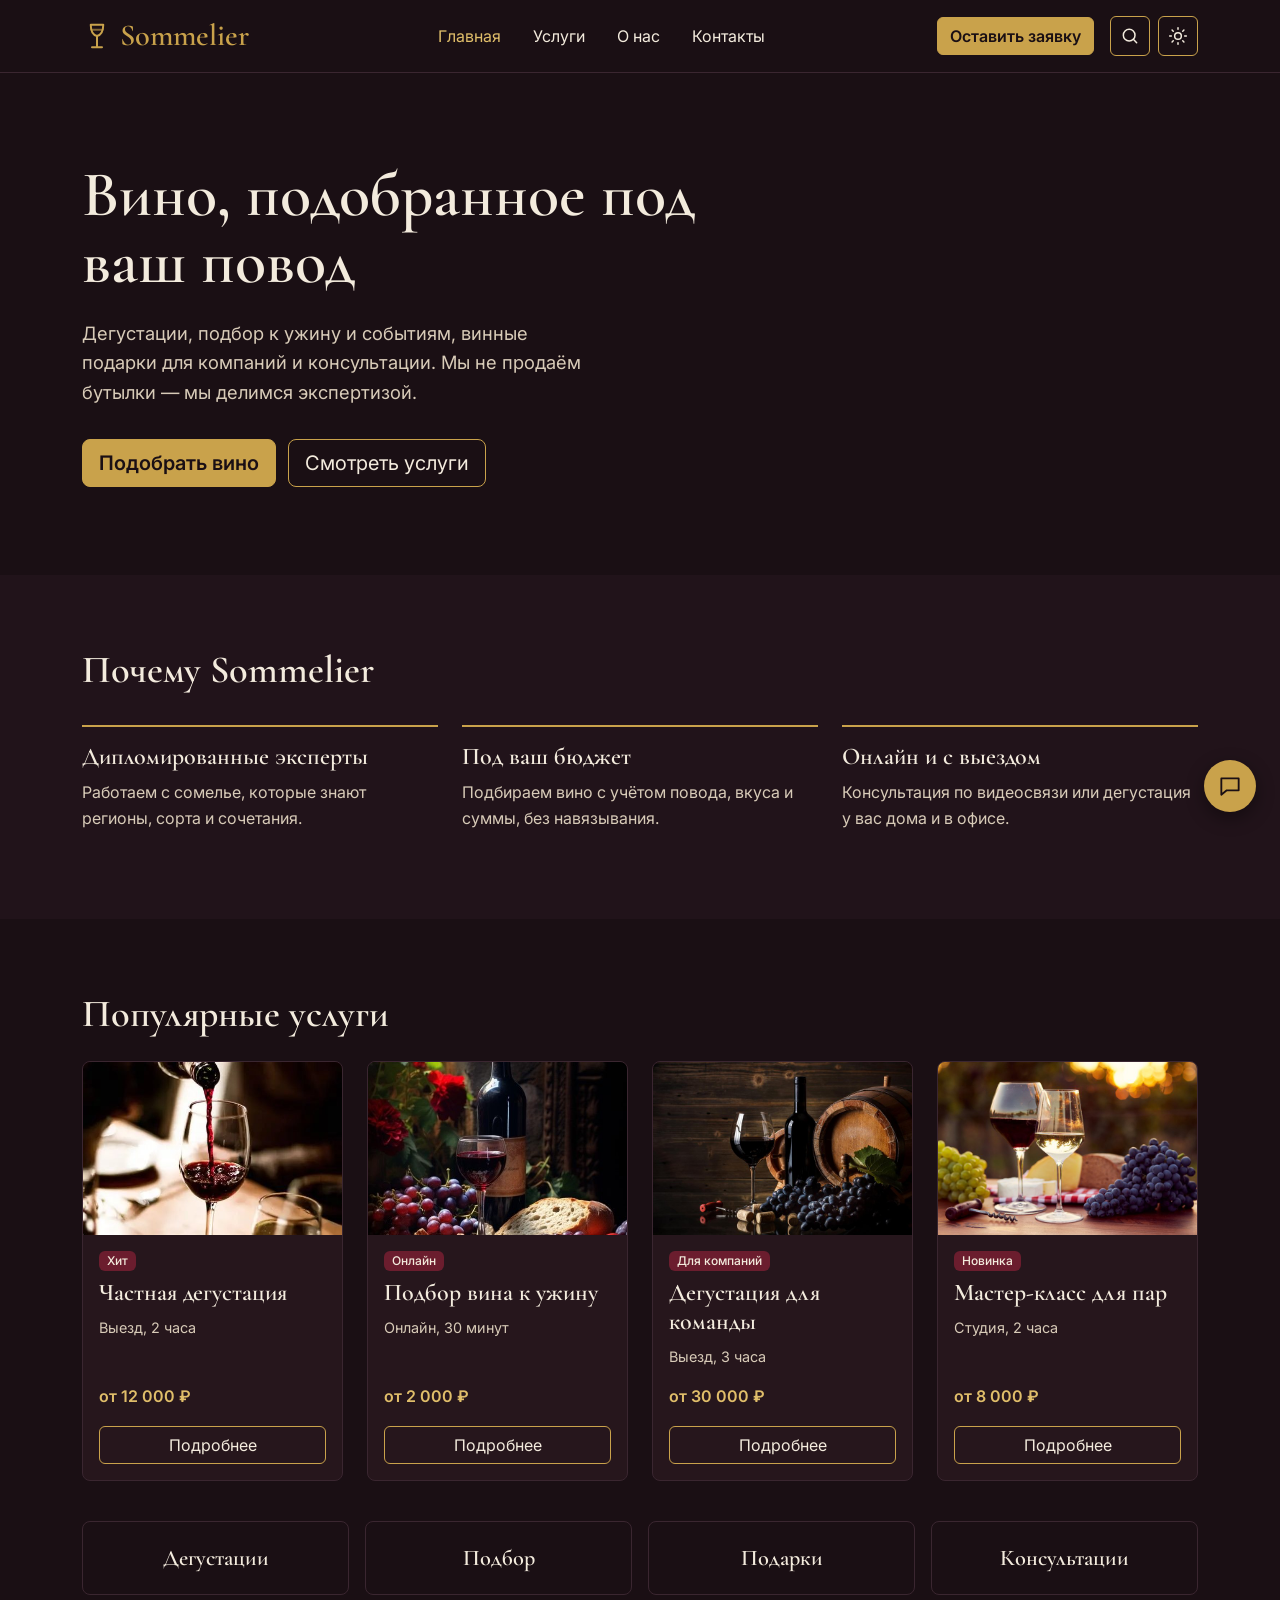
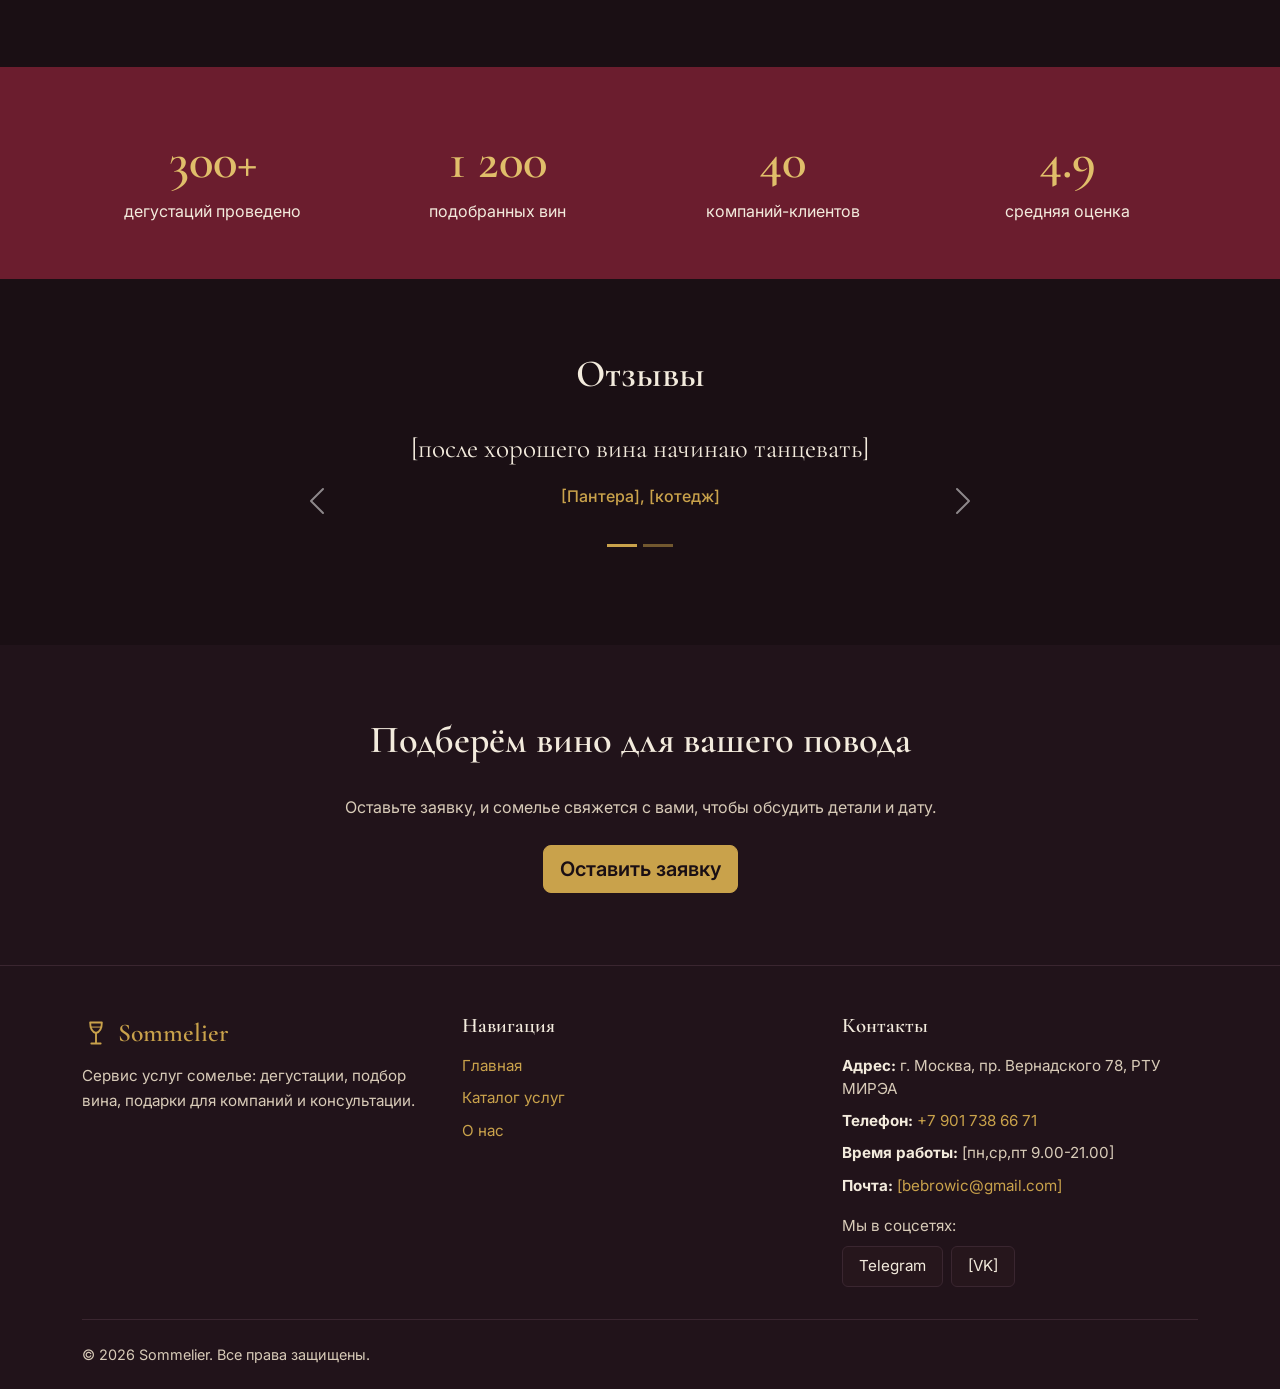
<file: index.html>
<!doctype html>
<html lang="ru">
  <head>
    <meta charset="UTF-8" />
    <meta name="viewport" content="width=device-width, initial-scale=1" />
    <title>Sommelier — главная</title>
    <link rel="preconnect" href="https://fonts.googleapis.com" />
    <link
      href="https://fonts.googleapis.com/css2?family=Cormorant+Garamond:wght@500;600;700&family=Inter:wght@400;500;600&display=swap"
      rel="stylesheet"
    />
    <link
      href="https://cdn.jsdelivr.net/npm/bootstrap@5.3.3/dist/css/bootstrap.min.css"
      rel="stylesheet"
    />
    <link href="css/style.css" rel="stylesheet" />
    <script src="js/features.js"></script>
  </head>
  <body>
    <!--  МЕНЮ (navbar)  -->
    <nav class="navbar navbar-expand-lg sticky-top site-nav">
      <div class="container">
        <a class="navbar-brand d-flex align-items-center gap-2" href="index.html">
          <svg class="brand__logo" width="30" height="30" viewBox="0 0 24 24" fill="none" stroke="currentColor" stroke-width="1.6" stroke-linecap="round" stroke-linejoin="round" aria-hidden="true"><path d="M7 3h10c0 5-1 8-5 9-4-1-5-4-5-9z"/><path d="M7.5 7h9" opacity=".6"/><path d="M12 12v8M8 21h8"/></svg>
          Sommelier
        </a>
        <button class="navbar-toggler" type="button" data-bs-toggle="collapse" data-bs-target="#mainMenu" aria-label="Открыть меню"><span class="navbar-toggler-icon"></span></button>
        <div class="collapse navbar-collapse" id="mainMenu">
          <ul class="navbar-nav mx-auto gap-lg-3">
          <li class="nav-item"><a class="nav-link active" href="index.html">Главная</a></li>
          <li class="nav-item"><a class="nav-link" href="catalog.html">Услуги</a></li>
          <li class="nav-item"><a class="nav-link" href="about.html">О нас</a></li>
          <li class="nav-item"><a class="nav-link" href="contacts.html">Контакты</a></li>
          </ul>
          <a href="contacts.html" class="btn btn-gold">Оставить заявку</a>
        </div>
      </div>
    </nav>

    <!--  БАННЕР (hero)  -->
    <header class="hero">
      <div class="container">
        <div class="row align-items-center g-5">
          <div class="col-lg-7">
            <h1 class="hero__title">Вино, подобранное под ваш повод</h1>
            <p class="hero__text">
              Дегустации, подбор к ужину и событиям, винные подарки для компаний
              и консультации. Мы не продаём бутылки — мы делимся экспертизой.
            </p>
            <a href="catalog.html" class="btn btn-gold btn-lg me-2"
              >Подобрать вино</a
            >
            <a href="#services" class="btn btn-outline-gold btn-lg"
              >Смотреть услуги</a
            >
          </div>
          <div class="col-lg-5 text-center">
          </div>
        </div>
      </div>
    </header>

    <!--  ПРЕИМУЩЕСТВА  -->
    <section class="section section--alt">
      <div class="container">
        <h2 class="section__title">Почему Sommelier</h2>
        <div class="row g-4">
          <div class="col-md-4">
            <div class="advantage">
              <h3>Дипломированные эксперты</h3>
              <p>
                Работаем с сомелье, которые знают регионы, сорта и сочетания.
              </p>
            </div>
          </div>
          <div class="col-md-4">
            <div class="advantage">
              <h3>Под ваш бюджет</h3>
              <p>
                Подбираем вино с учётом повода, вкуса и суммы, без навязывания.
              </p>
            </div>
          </div>
          <div class="col-md-4">
            <div class="advantage">
              <h3>Онлайн и с выездом</h3>
              <p>
                Консультация по видеосвязи или дегустация у вас дома и в офисе.
              </p>
            </div>
          </div>
        </div>
      </div>
    </section>

    <!--  ПОПУЛЯРНЫЕ УСЛУГИ-->
    <section class="section" id="services">
      <div class="container">
        <div class="d-flex justify-content-between align-items-end mb-4">
          <h2 class="section__title mb-0">Популярные услуги</h2>
        </div>

        <!-- row-cols -->
        <div class="row row-cols-1 row-cols-md-2 row-cols-xl-4 g-4">
          <div class="col">
            <div class="card service-card h-100">
              <img class="service-card__img" src="img/tasting.jpg" alt="Вино разливают в бокал">
              <div class="card-body d-flex flex-column">
                <span class="badge badge-wine mb-2 align-self-start">Хит</span>
                <h3 class="card-title">Частная дегустация</h3>
                <p class="card-text">Выезд, 2 часа</p>
                <p class="price mt-auto">от 12 000 ₽</p>
                <a href="service.html" class="btn btn-outline-gold"
                  >Подробнее</a
                >
              </div>
            </div>
          </div>
          <div class="col">
            <div class="card service-card h-100">
              <img class="service-card__img" src="img/dinner.jpg" alt="Бокал вина, хлеб, сыр и виноград">
              <div class="card-body d-flex flex-column">
                <span class="badge badge-wine mb-2 align-self-start"
                  >Онлайн</span
                >
                <h3 class="card-title">Подбор вина к ужину</h3>
                <p class="card-text">Онлайн, 30 минут</p>
                <p class="price mt-auto">от 2 000 ₽</p>
                <a href="service.html" class="btn btn-outline-gold"
                  >Подробнее</a
                >
              </div>
            </div>
          </div>
          <div class="col">
            <div class="card service-card h-100">
              <img class="service-card__img" src="img/team.jpg" alt="Бокал красного вина, бутылка и бочка">
              <div class="card-body d-flex flex-column">
                <span class="badge badge-wine mb-2 align-self-start"
                  >Для компаний</span
                >
                <h3 class="card-title">Дегустация для команды</h3>
                <p class="card-text">Выезд, 3 часа</p>
                <p class="price mt-auto">от 30 000 ₽</p>
                <a href="service.html" class="btn btn-outline-gold"
                  >Подробнее</a
                >
              </div>
            </div>
          </div>
          <div class="col">
            <div class="card service-card h-100">
              <img class="service-card__img" src="img/couples.jpg" alt="Бокалы красного и белого вина">
              <div class="card-body d-flex flex-column">
                <span class="badge badge-wine mb-2 align-self-start"
                  >Новинка</span
                >
                <h3 class="card-title">Мастер-класс для пар</h3>
                <p class="card-text">Студия, 2 часа</p>
                <p class="price mt-auto">от 8 000 ₽</p>
                <a href="service.html" class="btn btn-outline-gold"
                  >Подробнее</a
                >
              </div>
            </div>
          </div>
        </div>
        <div class="row g-3 mt-4 text-center">
          <div class="col-6 col-md-3">
            <div class="direction">Дегустации</div>
          </div>
          <div class="col-6 col-md-3"><div class="direction">Подбор</div></div>
          <div class="col-6 col-md-3"><div class="direction">Подарки</div></div>
          <div class="col-6 col-md-3">
            <div class="direction">Консультации</div>
          </div>
        </div>
      </div>
    </section>

    <!--  СТАТИСТИКА -->
    <section class="stats">
      <div class="container">
        <div class="row text-center g-4">
          <div class="col-6 col-md-3">
            <div class="stats__num">300+</div>
            <div>дегустаций проведено</div>
          </div>
          <div class="col-6 col-md-3">
            <div class="stats__num">1 200</div>
            <div>подобранных вин</div>
          </div>
          <div class="col-6 col-md-3">
            <div class="stats__num">40</div>
            <div>компаний-клиентов</div>
          </div>
          <div class="col-6 col-md-3">
            <div class="stats__num">4.9</div>
            <div>средняя оценка</div>
          </div>
        </div>
      </div>
    </section>

    <!-- ОТЗЫВЫ (карусель Bootstrap)  -->
    <section class="section" id="reviews">
      <div class="container">
        <h2 class="section__title text-center">Отзывы</h2>
        <div
          id="reviewsCarousel"
          class="carousel slide mx-auto reviews"
          data-bs-ride="carousel"
        >
          <div class="carousel-indicators">
            <button
              type="button"
              data-bs-target="#reviewsCarousel"
              data-bs-slide-to="0"
              class="active"
              aria-label="Отзыв 1"
            ></button>
            <button
              type="button"
              data-bs-target="#reviewsCarousel"
              data-bs-slide-to="1"
              aria-label="Отзыв 2"
            ></button>
          </div>
          <div class="carousel-inner text-center pb-5">
            <div class="carousel-item active">
              <blockquote class="review__text">
                [после хорошего вина начинаю танцевать]
              </blockquote>
              <p class="review__author">[Пантера], [котедж]</p>
            </div>
            <div class="carousel-item">
              <blockquote class="review__text">[текст]</blockquote>
              <p class="review__author">[Mellstroy], [Litenergy]</p>
            </div>
          </div>
          <button
            class="carousel-control-prev"
            type="button"
            data-bs-target="#reviewsCarousel"
            data-bs-slide="prev"
          >
            <span class="carousel-control-prev-icon"></span
            ><span class="visually-hidden">Назад</span>
          </button>
          <button
            class="carousel-control-next"
            type="button"
            data-bs-target="#reviewsCarousel"
            data-bs-slide="next"
          >
            <span class="carousel-control-next-icon"></span
            ><span class="visually-hidden">Вперёд</span>
          </button>
        </div>
      </div>
    </section>

    <!--  ПРИЗЫВ К ЗАЯВКЕ  -->
    <section class="section section--alt text-center">
      <div class="container">
        <h2 class="section__title">Подберём вино для вашего повода</h2>
        <p class="mb-4">
          Оставьте заявку, и сомелье свяжется с вами, чтобы обсудить детали и
          дату.
        </p>
        <a href="contacts.html" class="btn btn-gold btn-lg">Оставить заявку</a>
      </div>
    </section>

    <!--  ПОДВАЛ -->
    <footer class="site-footer">
      <div class="container">
        <div class="row g-4">
          <div class="col-lg-4">
            <div class="footer__brand d-flex align-items-center gap-2"><svg class="brand__logo" width="28" height="28" viewBox="0 0 24 24" fill="none" stroke="currentColor" stroke-width="1.6" stroke-linecap="round" stroke-linejoin="round" aria-hidden="true"><path d="M7 3h10c0 5-1 8-5 9-4-1-5-4-5-9z"/><path d="M7.5 7h9" opacity=".6"/><path d="M12 12v8M8 21h8"/></svg>Sommelier</div>
            <p>Сервис услуг сомелье: дегустации, подбор вина, подарки для компаний и консультации.</p>
          </div>
          <div class="col-lg-4">
            <h3 class="footer__title">Навигация</h3>
            <ul class="footer__list list-unstyled">
              <li><a href="index.html">Главная</a></li>
              <li><a href="catalog.html">Каталог услуг</a></li>
              <li><a href="about.html">О нас</a></li>
            </ul>
          </div>
          <div class="col-lg-4">
            <h3 class="footer__title">Контакты</h3>
            <ul class="footer__list list-unstyled">
              <li><strong>Адрес:</strong> г. Москва, пр. Вернадского 78, РТУ МИРЭА</li>
              <li><strong>Телефон:</strong> <a href="tel:+79017386671">+7 901 738 66 71</a></li>
              <li><strong>Время работы:</strong> [пн,ср,пт 9.00-21.00]</li>
              <li><strong>Почта:</strong> <a href="mailto:bebrowic@gmail.com">[bebrowic@gmail.com]</a></li>
            </ul>
            <p class="mb-2">Мы в соцсетях:</p>
            <div class="d-flex flex-wrap gap-2">
              <a class="footer__social" href="https://t.me/altmonarque" target="_blank" rel="noopener">Telegram</a>
              <a class="footer__social" href="#" target="_blank" rel="noopener">[VK]</a>
            </div>
          </div>
        </div>
        <div class="footer__bottom d-flex flex-wrap justify-content-between gap-2">
          <span>© 2026 Sommelier. Все права защищены.</span>
        </div>
      </div>
    </footer>

    <button id="toTop" class="to-top" aria-label="Наверх">
      <svg width="26" height="26" viewBox="0 0 24 24" fill="none" stroke="currentColor" stroke-width="1.6" stroke-linecap="round" stroke-linejoin="round" aria-hidden="true"><path d="M7 3h10c0 5-1 8-5 9-4-1-5-4-5-9z"/><path d="M7.5 7h9" opacity=".6"/><path d="M12 12v8M8 21h8"/></svg>
    </button>

    <script src="https://cdn.jsdelivr.net/npm/bootstrap@5.3.3/dist/js/bootstrap.bundle.min.js"></script>

    <script src="js/main.js"></script>
  </body>
</html>
</file>
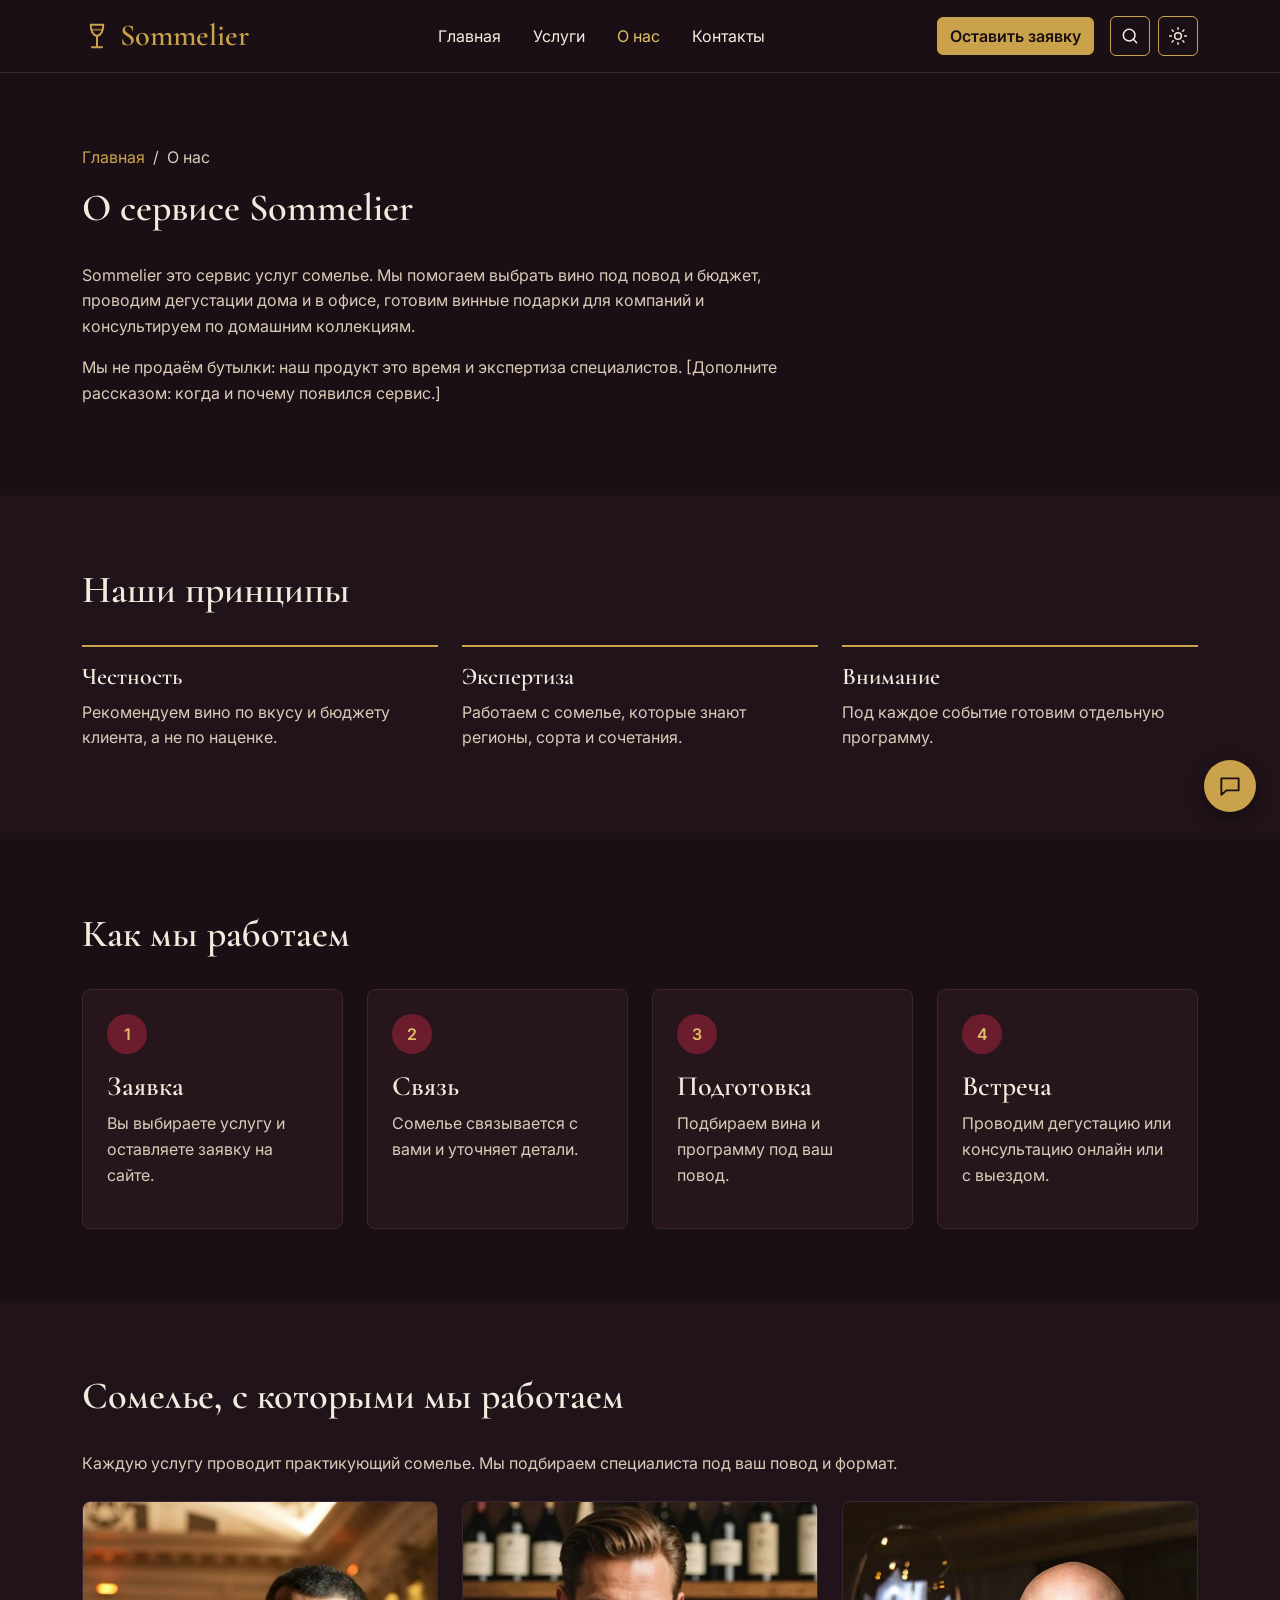
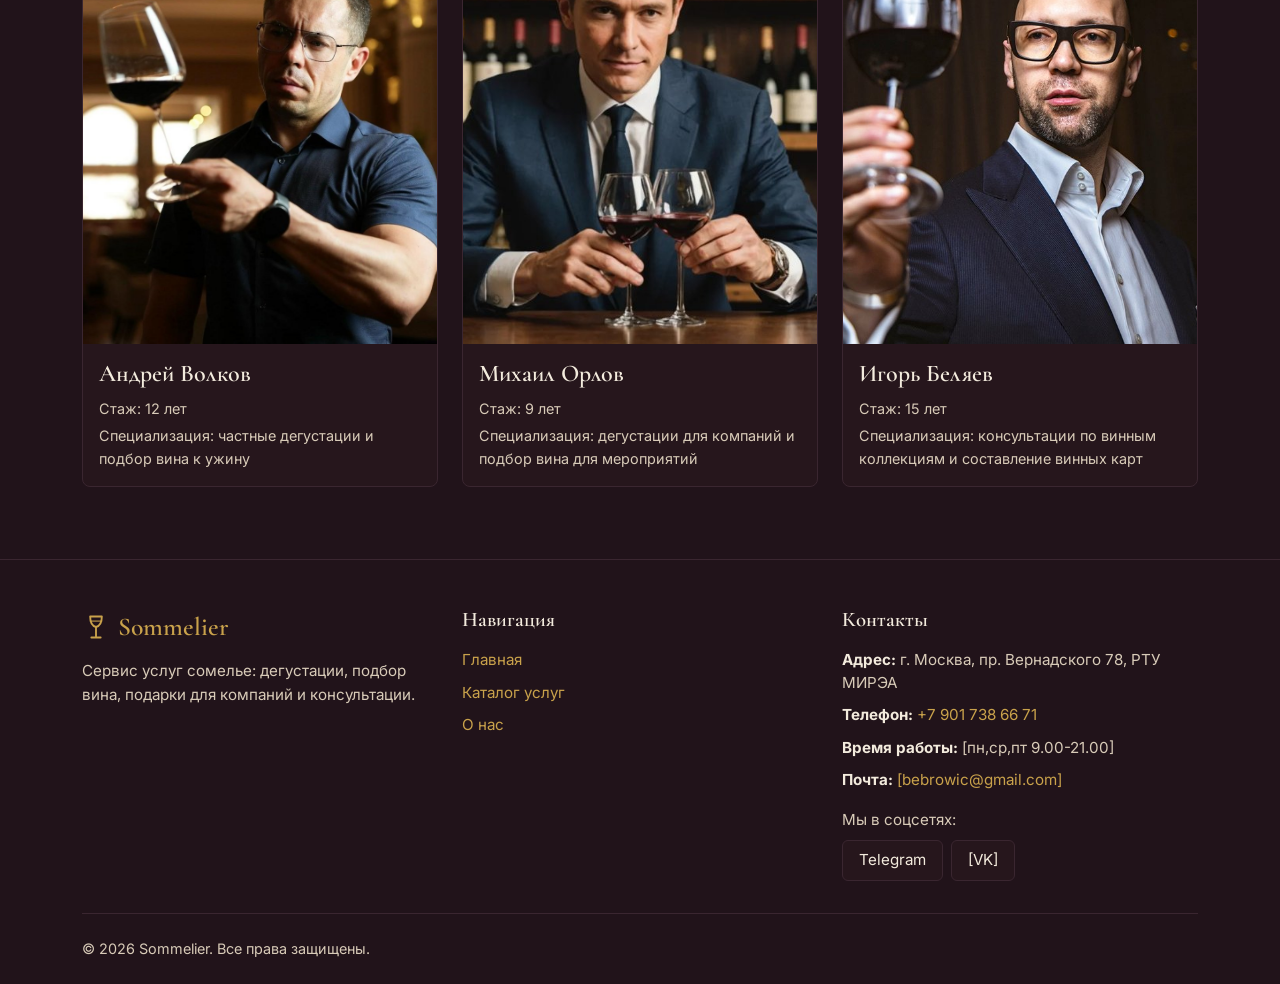
<file: about.html>
<!DOCTYPE html>
<html lang="ru">
<head>
  <meta charset="UTF-8">
  <meta name="viewport" content="width=device-width, initial-scale=1">
  <title>О нас — Sommelier</title>
  <link rel="preconnect" href="https://fonts.googleapis.com">
  <link href="https://fonts.googleapis.com/css2?family=Cormorant+Garamond:wght@500;600;700&family=Inter:wght@400;500;600&display=swap" rel="stylesheet">
  <link href="https://cdn.jsdelivr.net/npm/bootstrap@5.3.3/dist/css/bootstrap.min.css" rel="stylesheet">
  <link href="css/style.css" rel="stylesheet">
    <script src="js/features.js"></script>
</head>
<body>
  <!-- ШАПКА: логотип + 4 пункта меню -->
  <nav class="navbar navbar-expand-lg sticky-top site-nav">
    <div class="container">
      <a class="navbar-brand d-flex align-items-center gap-2" href="index.html">
        <svg class="brand__logo" width="30" height="30" viewBox="0 0 24 24" fill="none" stroke="currentColor" stroke-width="1.6" stroke-linecap="round" stroke-linejoin="round" aria-hidden="true"><path d="M7 3h10c0 5-1 8-5 9-4-1-5-4-5-9z"/><path d="M7.5 7h9" opacity=".6"/><path d="M12 12v8M8 21h8"/></svg>
        Sommelier
      </a>
      <button class="navbar-toggler" type="button" data-bs-toggle="collapse" data-bs-target="#mainMenu" aria-label="Открыть меню"><span class="navbar-toggler-icon"></span></button>
      <div class="collapse navbar-collapse" id="mainMenu">
        <ul class="navbar-nav mx-auto gap-lg-3">
        <li class="nav-item"><a class="nav-link" href="index.html">Главная</a></li>
        <li class="nav-item"><a class="nav-link" href="catalog.html">Услуги</a></li>
        <li class="nav-item"><a class="nav-link active" href="about.html">О нас</a></li>
        <li class="nav-item"><a class="nav-link" href="contacts.html">Контакты</a></li>
        </ul>
        <a href="service.html" class="btn btn-gold">Оставить заявку</a>
      </div>
    </div>
  </nav>

  <main>
    <section class="section">
      <div class="container">
        <nav aria-label="breadcrumb">
          <ol class="breadcrumb">
            <li class="breadcrumb-item"><a href="index.html">Главная</a></li>
            <li class="breadcrumb-item active" aria-current="page">О нас</li>
          </ol>
        </nav>
        <div class="row align-items-center g-5">
          <div class="col-lg-8">
            <h1 class="section__title">О сервисе Sommelier</h1>
            <p>Sommelier это сервис услуг сомелье. Мы помогаем выбрать вино под повод и бюджет, проводим дегустации дома и в офисе, готовим винные подарки для компаний и консультируем по домашним коллекциям.</p>
            <p>Мы не продаём бутылки: наш продукт это время и экспертиза специалистов. [Дополните рассказом: когда и почему появился сервис.]</p>
          </div>
        </div>
      </div>
    </section>

    <section class="section section--alt">
      <div class="container">
        <h2 class="section__title">Наши принципы</h2>
        <div class="row g-4">
          <div class="col-md-4"><div class="advantage"><h3>Честность</h3><p>Рекомендуем вино по вкусу и бюджету клиента, а не по наценке.</p></div></div>
          <div class="col-md-4"><div class="advantage"><h3>Экспертиза</h3><p>Работаем с сомелье, которые знают регионы, сорта и сочетания.</p></div></div>
          <div class="col-md-4"><div class="advantage"><h3>Внимание</h3><p>Под каждое событие готовим отдельную программу.</p></div></div>
        </div>
      </div>
    </section>

    <section class="section">
      <div class="container">
        <h2 class="section__title">Как мы работаем</h2>
        <div class="row row-cols-1 row-cols-md-2 row-cols-xl-4 g-4">
          <div class="col"><div class="step"><span class="step__num">1</span><h3>Заявка</h3><p>Вы выбираете услугу и оставляете заявку на сайте.</p></div></div>
          <div class="col"><div class="step"><span class="step__num">2</span><h3>Связь</h3><p>Сомелье связывается с вами и уточняет детали.</p></div></div>
          <div class="col"><div class="step"><span class="step__num">3</span><h3>Подготовка</h3><p>Подбираем вина и программу под ваш повод.</p></div></div>
          <div class="col"><div class="step"><span class="step__num">4</span><h3>Встреча</h3><p>Проводим дегустацию или консультацию онлайн или с выездом.</p></div></div>
        </div>
      </div>
    </section>

    <section class="section section--alt">
      <div class="container">
        <h2 class="section__title">Сомелье, с которыми мы работаем</h2>
        <p class="mb-4">Каждую услугу проводит практикующий сомелье. Мы подбираем специалиста под ваш повод и формат.</p>
        <div class="row g-4">
          <div class="col-md-4">
            <div class="card service-card h-100">
              <img class="sommelier__img" src="img/sommelier-1.jpg" alt="Сомелье оценивает цвет вина в бокале" loading="lazy">
              <div class="card-body"><h3 class="card-title">Андрей Волков</h3><p class="card-text mb-1">Стаж: 12 лет</p><p class="card-text">Специализация: частные дегустации и подбор вина к ужину</p></div>
            </div>
          </div>
          <div class="col-md-4">
            <div class="card service-card h-100">
              <img class="sommelier__img" src="img/sommelier-2.jpg" alt="Сомелье в костюме за столом с двумя бокалами вина" loading="lazy">
              <div class="card-body"><h3 class="card-title">Михаил Орлов</h3><p class="card-text mb-1">Стаж: 9 лет</p><p class="card-text">Специализация: дегустации для компаний и подбор вина для мероприятий</p></div>
            </div>
          </div>
          <div class="col-md-4">
            <div class="card service-card h-100">
              <img class="sommelier__img" src="img/sommelier-3.jpg" alt="Сомелье в очках поднимает бокал красного вина" loading="lazy">
              <div class="card-body"><h3 class="card-title">Игорь Беляев</h3><p class="card-text mb-1">Стаж: 15 лет</p><p class="card-text">Специализация: консультации по винным коллекциям и составление винных карт</p></div>
            </div>
          </div>
        </div>
      </div>
    </section>
  </main>

  <!-- ПОДВАЛ: три колонки + нижняя строка -->
  <footer class="site-footer">
    <div class="container">
      <div class="row g-4">
        <div class="col-lg-4">
          <div class="footer__brand d-flex align-items-center gap-2"><svg class="brand__logo" width="28" height="28" viewBox="0 0 24 24" fill="none" stroke="currentColor" stroke-width="1.6" stroke-linecap="round" stroke-linejoin="round" aria-hidden="true"><path d="M7 3h10c0 5-1 8-5 9-4-1-5-4-5-9z"/><path d="M7.5 7h9" opacity=".6"/><path d="M12 12v8M8 21h8"/></svg>Sommelier</div>
          <p>Сервис услуг сомелье: дегустации, подбор вина, подарки для компаний и консультации.</p>
        </div>
        <div class="col-lg-4">
          <h3 class="footer__title">Навигация</h3>
          <ul class="footer__list list-unstyled">
            <li><a href="index.html">Главная</a></li>
            <li><a href="catalog.html">Каталог услуг</a></li>
            <li><a href="about.html">О нас</a></li>
          </ul>
        </div>
        <div class="col-lg-4">
          <h3 class="footer__title">Контакты</h3>
          <ul class="footer__list list-unstyled">
            <li><strong>Адрес:</strong> г. Москва, пр. Вернадского 78, РТУ МИРЭА</li>
            <li><strong>Телефон:</strong> <a href="tel:+79017386671">+7 901 738 66 71</a></li>
            <li><strong>Время работы:</strong> [пн,ср,пт 9.00-21.00]</li>
            <li><strong>Почта:</strong> <a href="mailto:bebrowic@gmail.com">[bebrowic@gmail.com]</a></li>
          </ul>
          <p class="mb-2">Мы в соцсетях:</p>
          <div class="d-flex flex-wrap gap-2">
            <a class="footer__social" href="https://t.me/altmonarque" target="_blank" rel="noopener">Telegram</a>
            <a class="footer__social" href="#" target="_blank" rel="noopener">[VK]</a>
          </div>
        </div>
      </div>
      <div class="footer__bottom d-flex flex-wrap justify-content-between gap-2">
        <span>© 2026 Sommelier. Все права защищены.</span>
      </div>
    </div>
  </footer>

  <!-- КНОПКА «НАВЕРХ» в виде бокала -->
  <button id="toTop" class="to-top" aria-label="Наверх">
    <svg width="26" height="26" viewBox="0 0 24 24" fill="none" stroke="currentColor" stroke-width="1.6" stroke-linecap="round" stroke-linejoin="round" aria-hidden="true"><path d="M7 3h10c0 5-1 8-5 9-4-1-5-4-5-9z"/><path d="M7.5 7h9" opacity=".6"/><path d="M12 12v8M8 21h8"/></svg>
  </button>

  <script src="https://cdn.jsdelivr.net/npm/bootstrap@5.3.3/dist/js/bootstrap.bundle.min.js"></script>
  <script src="js/main.js"></script>
</body>
</html>
</file>
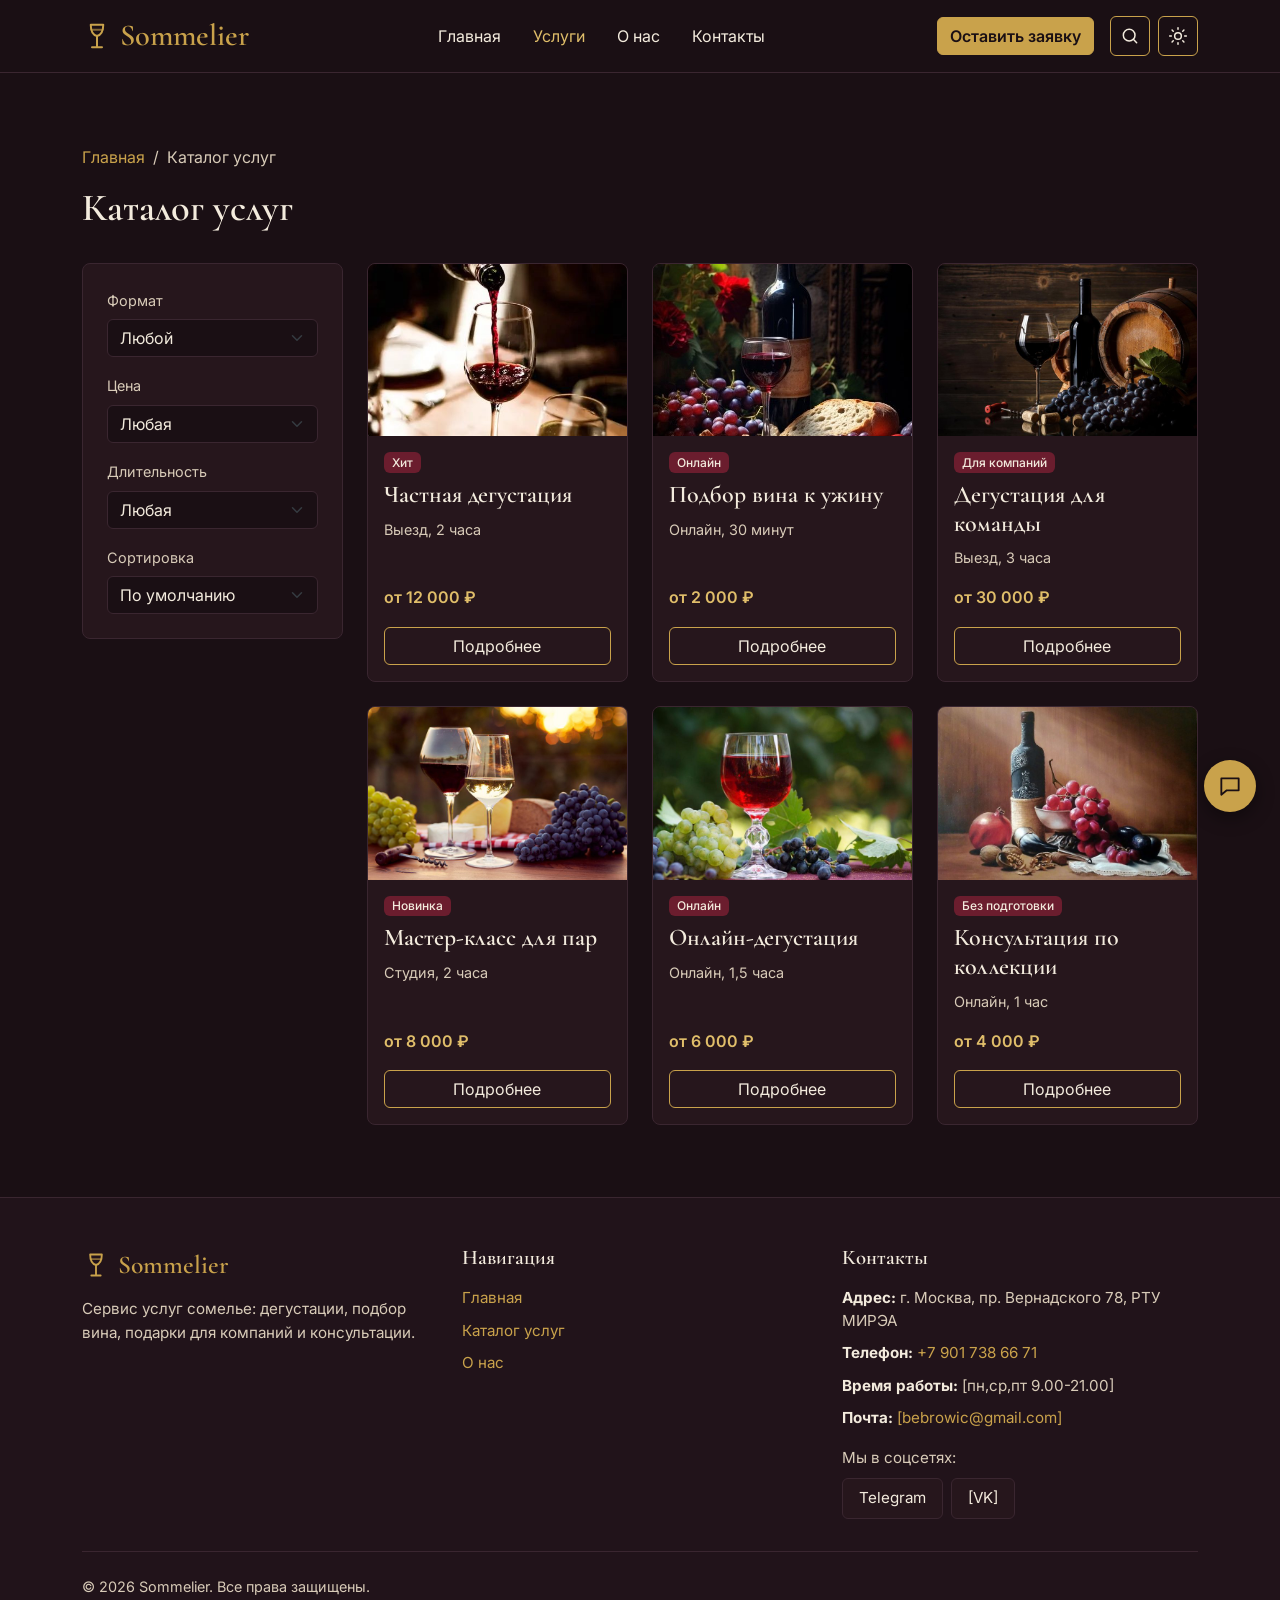
<file: catalog.html>
<!DOCTYPE html>
<html lang="ru">
<head>
  <meta charset="UTF-8">
  <meta name="viewport" content="width=device-width, initial-scale=1">
  <title>Каталог услуг — Sommelier</title>
  <link rel="preconnect" href="https://fonts.googleapis.com">
  <link href="https://fonts.googleapis.com/css2?family=Cormorant+Garamond:wght@500;600;700&family=Inter:wght@400;500;600&display=swap" rel="stylesheet">
  <link href="https://cdn.jsdelivr.net/npm/bootstrap@5.3.3/dist/css/bootstrap.min.css" rel="stylesheet">
  <link href="css/style.css" rel="stylesheet">
    <script src="js/features.js"></script>
</head>
<body>
  <nav class="navbar navbar-expand-lg sticky-top site-nav">
    <div class="container">
      <a class="navbar-brand d-flex align-items-center gap-2" href="index.html">
        <svg class="brand__logo" width="30" height="30" viewBox="0 0 24 24" fill="none" stroke="currentColor" stroke-width="1.6" stroke-linecap="round" stroke-linejoin="round" aria-hidden="true"><path d="M7 3h10c0 5-1 8-5 9-4-1-5-4-5-9z"/><path d="M7.5 7h9" opacity=".6"/><path d="M12 12v8M8 21h8"/></svg>
        Sommelier
      </a>
      <button class="navbar-toggler" type="button" data-bs-toggle="collapse" data-bs-target="#mainMenu" aria-label="Открыть меню"><span class="navbar-toggler-icon"></span></button>
      <div class="collapse navbar-collapse" id="mainMenu">
        <ul class="navbar-nav mx-auto gap-lg-3">
        <li class="nav-item"><a class="nav-link" href="index.html">Главная</a></li>
        <li class="nav-item"><a class="nav-link active" href="catalog.html">Услуги</a></li>
        <li class="nav-item"><a class="nav-link" href="about.html">О нас</a></li>
        <li class="nav-item"><a class="nav-link" href="contacts.html">Контакты</a></li>
        </ul>
        <a href="service.html" class="btn btn-gold">Оставить заявку</a>
      </div>
    </div>
  </nav>

  <main class="section">
    <div class="container">
      <nav aria-label="breadcrumb">
        <ol class="breadcrumb">
          <li class="breadcrumb-item"><a href="index.html">Главная</a></li>
          <li class="breadcrumb-item active" aria-current="page">Каталог услуг</li>
        </ol>
      </nav>
      <h1 class="section__title">Каталог услуг</h1>

      <div class="row g-4">
        <!-- Боковая панель: фильтры и сортировка -->
        <aside class="col-lg-3">
          <div class="filters filters--sticky">
            <label class="form-label" for="fFormat">Формат</label>
            <select id="fFormat" class="form-select mb-3">
              <option value="all">Любой</option>
              <option value="online">Онлайн</option>
              <option value="visit">Выезд</option>
              <option value="studio">Студия</option>
            </select>
            <label class="form-label" for="fPrice">Цена</label>
            <select id="fPrice" class="form-select mb-3">
              <option value="all">Любая</option>
              <option value="low">до 5 000 ₽</option>
              <option value="mid">5 000 – 15 000 ₽</option>
              <option value="high">от 15 000 ₽</option>
            </select>
            <label class="form-label" for="fDuration">Длительность</label>
            <select id="fDuration" class="form-select mb-3">
              <option value="all">Любая</option>
              <option value="short">до 1 часа</option>
              <option value="medium">1–2 часа</option>
              <option value="long">больше 2 часов</option>
            </select>
            <label class="form-label" for="fSort">Сортировка</label>
            <select id="fSort" class="form-select">
              <option value="default">По умолчанию</option>
              <option value="priceAsc">Сначала дешевле</option>
              <option value="priceDesc">Сначала дороже</option>
              <option value="durAsc">По длительности</option>
            </select>
          </div>
        </aside>

        <!-- Карточки: данные для фильтров лежат в data-атрибутах -->
        <div class="col-lg-9">
          <div class="row row-cols-1 row-cols-md-2 row-cols-xl-3 g-4" id="catalogGrid">
            <div class="col" data-format="visit" data-price="12000" data-duration="120">
              <div class="card service-card h-100"><img class="service-card__img" src="img/tasting.jpg" alt="Вино разливают в бокал">
                <div class="card-body d-flex flex-column">
                  <span class="badge badge-wine mb-2 align-self-start">Хит</span>
                  <h2 class="card-title">Частная дегустация</h2>
                  <p class="card-text">Выезд, 2 часа</p>
                  <p class="price mt-auto">от 12 000 ₽</p>
                  <button class="btn btn-outline-gold" data-bs-toggle="modal" data-bs-target="#serviceModal"
                    data-title="Частная дегустация" data-desc="Сомелье приедет к вам и проведёт дегустацию пяти вин с рассказом о регионах и сочетаниях.">Подробнее</button>
                </div></div>
            </div>
            <div class="col" data-format="online" data-price="2000" data-duration="30">
              <div class="card service-card h-100"><img class="service-card__img" src="img/dinner.jpg" alt="Бокал вина, хлеб, сыр и виноград">
                <div class="card-body d-flex flex-column">
                  <span class="badge badge-wine mb-2 align-self-start">Онлайн</span>
                  <h2 class="card-title">Подбор вина к ужину</h2>
                  <p class="card-text">Онлайн, 30 минут</p>
                  <p class="price mt-auto">от 2 000 ₽</p>
                  <button class="btn btn-outline-gold" data-bs-toggle="modal" data-bs-target="#serviceModal"
                    data-title="Подбор вина к ужину" data-desc="Расскажите про меню и бюджет, и сомелье предложит 3 варианта вина по видеосвязи.">Подробнее</button>
                </div></div>
            </div>
            <div class="col" data-format="visit" data-price="30000" data-duration="180">
              <div class="card service-card h-100"><img class="service-card__img" src="img/team.jpg" alt="Бокал красного вина, бутылка и бочка">
                <div class="card-body d-flex flex-column">
                  <span class="badge badge-wine mb-2 align-self-start">Для компаний</span>
                  <h2 class="card-title">Дегустация для команды</h2>
                  <p class="card-text">Выезд, 3 часа</p>
                  <p class="price mt-auto">от 30 000 ₽</p>
                  <button class="btn btn-outline-gold" data-bs-toggle="modal" data-bs-target="#serviceModal"
                    data-title="Дегустация для команды" data-desc="Корпоративное мероприятие в офисе или ресторане: дегустация, игры и рассказ о вине для группы.">Подробнее</button>
                </div></div>
            </div>
            <div class="col" data-format="studio" data-price="8000" data-duration="120">
              <div class="card service-card h-100"><img class="service-card__img" src="img/couples.jpg" alt="Бокалы красного и белого вина">
                <div class="card-body d-flex flex-column">
                  <span class="badge badge-wine mb-2 align-self-start">Новинка</span>
                  <h2 class="card-title">Мастер-класс для пар</h2>
                  <p class="card-text">Студия, 2 часа</p>
                  <p class="price mt-auto">от 8 000 ₽</p>
                  <button class="btn btn-outline-gold" data-bs-toggle="modal" data-bs-target="#serviceModal"
                    data-title="Мастер-класс для пар" data-desc="Вечер для двоих в студии: учимся различать вкусы и сочетать вино с закусками.">Подробнее</button>
                </div></div>
            </div>
            <div class="col" data-format="online" data-price="6000" data-duration="90">
              <div class="card service-card h-100"><img class="service-card__img" src="img/online.jpg" alt="Бокал красного вина среди винограда">
                <div class="card-body d-flex flex-column">
                  <span class="badge badge-wine mb-2 align-self-start">Онлайн</span>
                  <h2 class="card-title">Онлайн-дегустация</h2>
                  <p class="card-text">Онлайн, 1,5 часа</p>
                  <p class="price mt-auto">от 6 000 ₽</p>
                  <button class="btn btn-outline-gold" data-bs-toggle="modal" data-bs-target="#serviceModal"
                    data-title="Онлайн-дегустация" data-desc="Вам привозят набор образцов, а сомелье ведёт дегустацию по видеосвязи.">Подробнее</button>
                </div></div>
            </div>
            <div class="col" data-format="online" data-price="4000" data-duration="60">
              <div class="card service-card h-100"><img class="service-card__img" src="img/collection.jpg" alt="Бутылка вина и фрукты, натюрморт">
                <div class="card-body d-flex flex-column">
                  <span class="badge badge-wine mb-2 align-self-start">Без подготовки</span>
                  <h2 class="card-title">Консультация по коллекции</h2>
                  <p class="card-text">Онлайн, 1 час</p>
                  <p class="price mt-auto">от 4 000 ₽</p>
                  <button class="btn btn-outline-gold" data-bs-toggle="modal" data-bs-target="#serviceModal"
                    data-title="Консультация по коллекции" data-desc="Разберём вашу домашнюю коллекцию: что пить сейчас, что выдержать и чего не хватает.">Подробнее</button>
                </div></div>
            </div>
          </div>
          <p class="mt-4 d-none" id="emptyMsg">По выбранным фильтрам ничего не найдено.</p>
        </div>
      </div>
    </div>
  </main>

  <!-- Модальное окно: текст подставляет main.js -->
  <div class="modal fade" id="serviceModal" tabindex="-1" aria-hidden="true">
    <div class="modal-dialog modal-dialog-centered">
      <div class="modal-content">
        <div class="modal-header"><h2 class="modal-title" id="modalTitle"></h2><button type="button" class="btn-close" data-bs-dismiss="modal" aria-label="Закрыть"></button></div>
        <div class="modal-body"><p id="modalDesc"></p></div>
        <div class="modal-footer"><a href="service.html" class="btn btn-gold">Перейти к услуге</a></div>
      </div>
    </div>
  </div>

  <footer class="site-footer">
    <div class="container">
      <div class="row g-4">
        <div class="col-lg-4">
          <div class="footer__brand d-flex align-items-center gap-2"><svg class="brand__logo" width="28" height="28" viewBox="0 0 24 24" fill="none" stroke="currentColor" stroke-width="1.6" stroke-linecap="round" stroke-linejoin="round" aria-hidden="true"><path d="M7 3h10c0 5-1 8-5 9-4-1-5-4-5-9z"/><path d="M7.5 7h9" opacity=".6"/><path d="M12 12v8M8 21h8"/></svg>Sommelier</div>
          <p>Сервис услуг сомелье: дегустации, подбор вина, подарки для компаний и консультации.</p>
        </div>
        <div class="col-lg-4">
          <h3 class="footer__title">Навигация</h3>
          <ul class="footer__list list-unstyled">
            <li><a href="index.html">Главная</a></li>
            <li><a href="catalog.html">Каталог услуг</a></li>
            <li><a href="about.html">О нас</a></li>
          </ul>
        </div>
        <div class="col-lg-4">
          <h3 class="footer__title">Контакты</h3>
          <ul class="footer__list list-unstyled">
            <li><strong>Адрес:</strong> г. Москва, пр. Вернадского 78, РТУ МИРЭА</li>
            <li><strong>Телефон:</strong> <a href="tel:+79017386671">+7 901 738 66 71</a></li>
            <li><strong>Время работы:</strong> [пн,ср,пт 9.00-21.00]</li>
            <li><strong>Почта:</strong> <a href="mailto:bebrowic@gmail.com">[bebrowic@gmail.com]</a></li>
          </ul>
          <p class="mb-2">Мы в соцсетях:</p>
          <div class="d-flex flex-wrap gap-2">
            <a class="footer__social" href="https://t.me/altmonarque" target="_blank" rel="noopener">Telegram</a>
            <a class="footer__social" href="#" target="_blank" rel="noopener">[VK]</a>
          </div>
        </div>
      </div>
      <div class="footer__bottom d-flex flex-wrap justify-content-between gap-2">
        <span>© 2026 Sommelier. Все права защищены.</span>
      </div>
    </div>
  </footer>
  <button id="toTop" class="to-top" aria-label="Наверх">
    <svg width="26" height="26" viewBox="0 0 24 24" fill="none" stroke="currentColor" stroke-width="1.6" stroke-linecap="round" stroke-linejoin="round" aria-hidden="true"><path d="M7 3h10c0 5-1 8-5 9-4-1-5-4-5-9z"/><path d="M7.5 7h9" opacity=".6"/><path d="M12 12v8M8 21h8"/></svg>
  </button>

  <script src="https://cdn.jsdelivr.net/npm/bootstrap@5.3.3/dist/js/bootstrap.bundle.min.js"></script>
  <script src="js/main.js"></script>
</body>
</html>
</file>
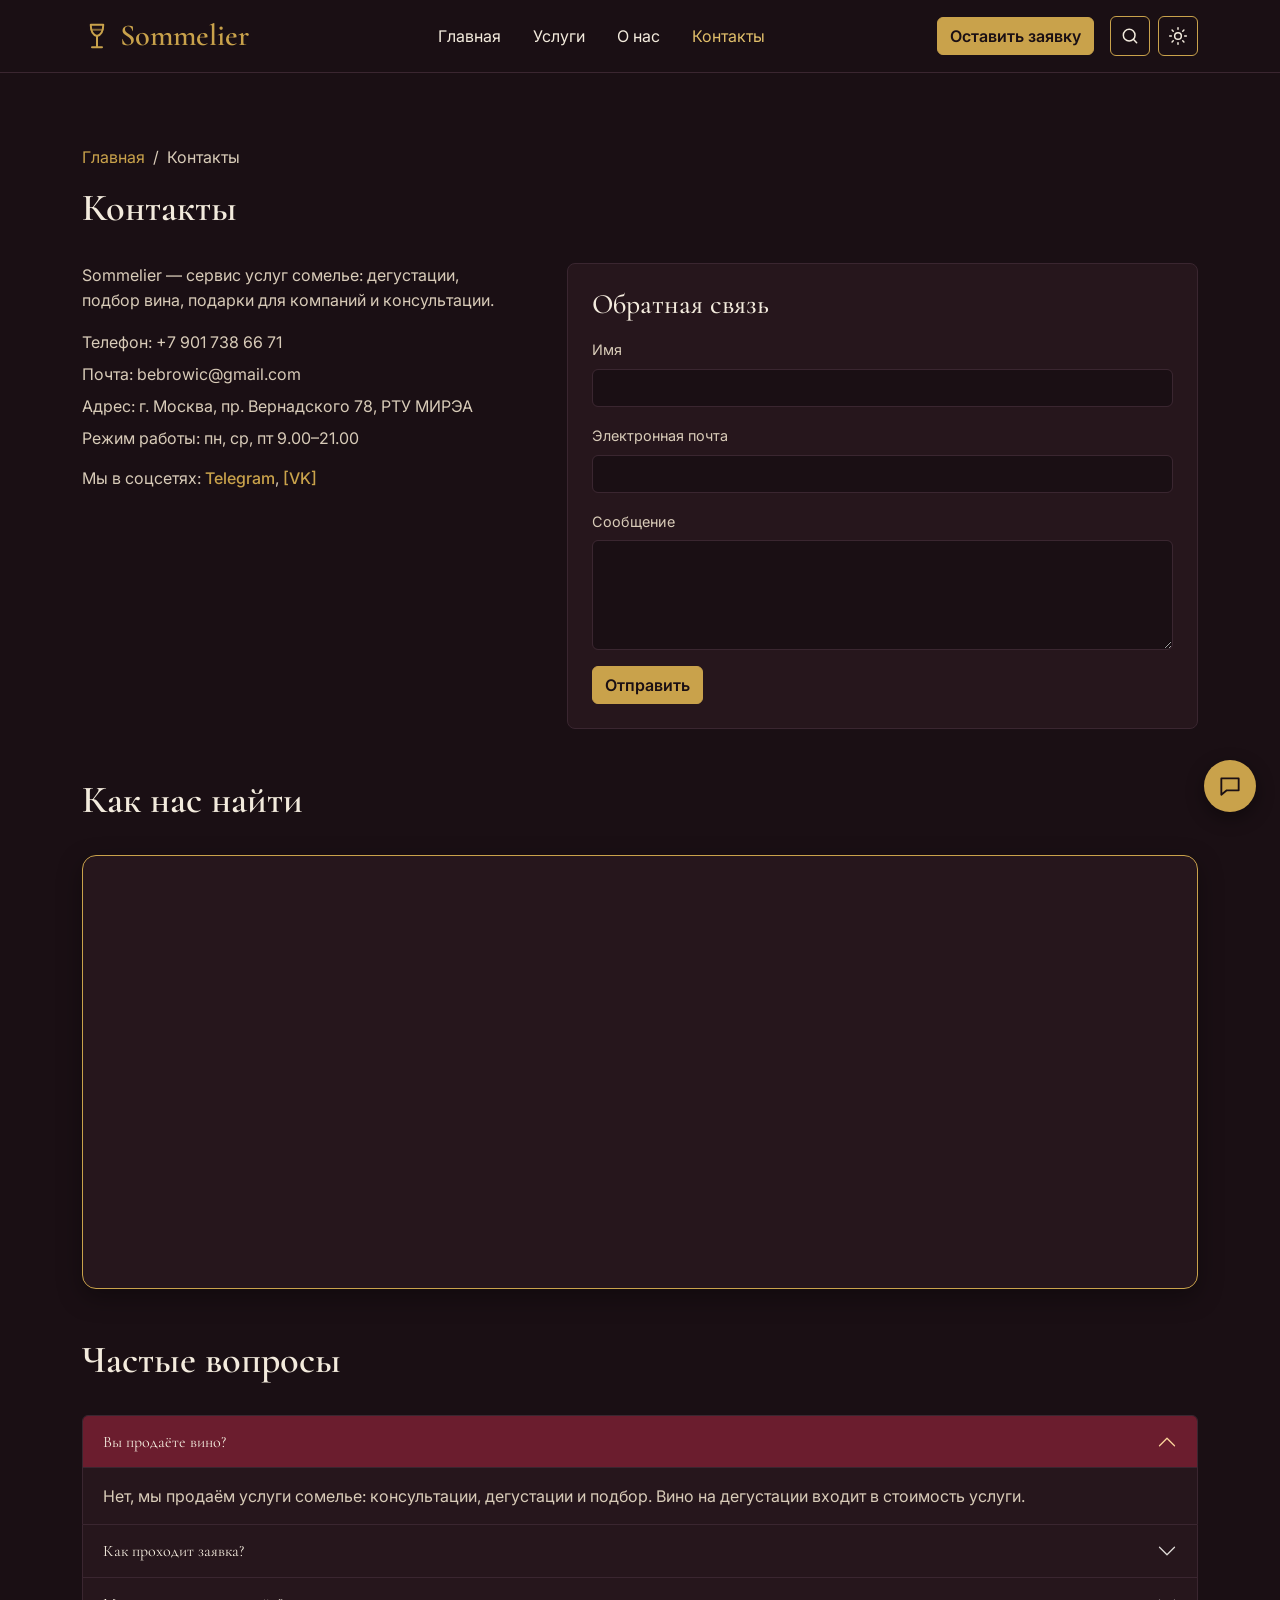
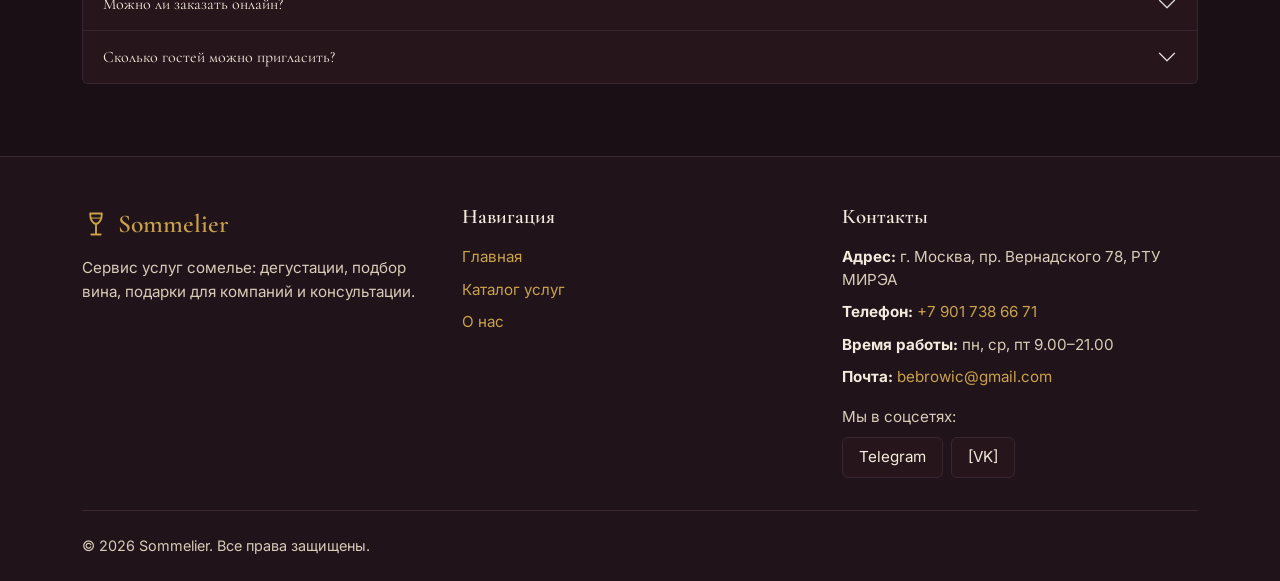
<file: contacts.html>
<!DOCTYPE html>
<html lang="ru">
<head>
  <meta charset="UTF-8">
  <meta name="viewport" content="width=device-width, initial-scale=1">
  <title>Контакты — Sommelier</title>
  <link rel="preconnect" href="https://fonts.googleapis.com">
  <link href="https://fonts.googleapis.com/css2?family=Cormorant+Garamond:wght@500;600;700&family=Inter:wght@400;500;600&display=swap" rel="stylesheet">
  <link href="https://cdn.jsdelivr.net/npm/bootstrap@5.3.3/dist/css/bootstrap.min.css" rel="stylesheet">
  <link href="css/style.css" rel="stylesheet">
    <script src="js/features.js"></script>
</head>
<body>
  <nav class="navbar navbar-expand-lg sticky-top site-nav">
    <div class="container">
      <a class="navbar-brand d-flex align-items-center gap-2" href="index.html">
        <svg class="brand__logo" width="30" height="30" viewBox="0 0 24 24" fill="none" stroke="currentColor" stroke-width="1.6" stroke-linecap="round" stroke-linejoin="round" aria-hidden="true"><path d="M7 3h10c0 5-1 8-5 9-4-1-5-4-5-9z"/><path d="M7.5 7h9" opacity=".6"/><path d="M12 12v8M8 21h8"/></svg>
        Sommelier
      </a>
      <button class="navbar-toggler" type="button" data-bs-toggle="collapse" data-bs-target="#mainMenu" aria-label="Открыть меню"><span class="navbar-toggler-icon"></span></button>
      <div class="collapse navbar-collapse" id="mainMenu">
        <ul class="navbar-nav mx-auto gap-lg-3">
        <li class="nav-item"><a class="nav-link" href="index.html">Главная</a></li>
        <li class="nav-item"><a class="nav-link" href="catalog.html">Услуги</a></li>
        <li class="nav-item"><a class="nav-link" href="about.html">О нас</a></li>
        <li class="nav-item"><a class="nav-link active" href="contacts.html">Контакты</a></li>
        </ul>
        <a href="service.html" class="btn btn-gold">Оставить заявку</a>
      </div>
    </div>
  </nav>

  <main class="section">
    <div class="container">
      <nav aria-label="breadcrumb">
        <ol class="breadcrumb">
          <li class="breadcrumb-item"><a href="index.html">Главная</a></li>
          <li class="breadcrumb-item active" aria-current="page">Контакты</li>
        </ol>
      </nav>
      <h1 class="section__title">Контакты</h1>

      <div class="row g-5">
        <div class="col-lg-5">
          <p>Sommelier — сервис услуг сомелье: дегустации, подбор вина, подарки для компаний и консультации.</p>
          <ul class="list-unstyled contact-list">
            <li>Телефон: +7 901 738 66 71</li>
            <li>Почта: bebrowic@gmail.com</li>
            <li>Адрес: г. Москва, пр. Вернадского 78, РТУ МИРЭА</li>
            <li>Режим работы: пн, ср, пт 9.00–21.00</li>
          </ul>
          <p>Мы в соцсетях: <a class="link-gold" href="https://t.me/altmonarque" target="_blank" rel="noopener">Telegram</a>, <a class="link-gold" href="#">[VK]</a></p>
        </div>

        <div class="col-lg-7">
          <form class="filters" novalidate data-validate>
            <h2 class="h3 mb-3">Обратная связь</h2>
            <div class="alert alert-success d-none" id="formAlert" role="alert">Сообщение отправлено. Мы ответим в ближайшее время.</div>
            <div class="mb-3">
              <label class="form-label" for="cname">Имя</label>
              <input class="form-control" id="cname" name="name" required>
              <div class="invalid-feedback">Введите имя.</div>
            </div>
            <div class="mb-3">
              <label class="form-label" for="cemail">Электронная почта</label>
              <input class="form-control" id="cemail" name="email" type="email" required>
              <div class="invalid-feedback">Введите почту в формате name@mail.ru.</div>
            </div>
            <div class="mb-3">
              <label class="form-label" for="cmsg">Сообщение</label>
              <textarea class="form-control" id="cmsg" name="message" rows="4" required></textarea>
              <div class="invalid-feedback">Напишите сообщение.</div>
            </div>
            <button class="btn btn-gold" type="submit">Отправить</button>
          </form>
        </div>
      </div>

      <!-- Карта: адрес из контактов -->
      <h2 class="section__title mt-5">Как нас найти</h2>
      <div class="map-frame">
        <iframe src="https://yandex.ru/map-widget/v1/?ll=37.4807%2C55.6702&z=16&pt=37.4807%2C55.6702%2Cpm2rdm"
                title="Карта: г. Москва, пр. Вернадского 78" loading="lazy" allowfullscreen></iframe>
      </div>

      <!-- Частые вопросы: компонент accordion -->
      <h2 class="section__title mt-5">Частые вопросы</h2>
      <div class="accordion" id="faq">
        <div class="accordion-item">
          <h3 class="accordion-header"><button class="accordion-button" type="button" data-bs-toggle="collapse" data-bs-target="#q1">Вы продаёте вино?</button></h3>
          <div id="q1" class="accordion-collapse collapse show" data-bs-parent="#faq"><div class="accordion-body">Нет, мы продаём услуги сомелье: консультации, дегустации и подбор. Вино на дегустации входит в стоимость услуги.</div></div>
        </div>
        <div class="accordion-item">
          <h3 class="accordion-header"><button class="accordion-button collapsed" type="button" data-bs-toggle="collapse" data-bs-target="#q2">Как проходит заявка?</button></h3>
          <div id="q2" class="accordion-collapse collapse" data-bs-parent="#faq"><div class="accordion-body">Вы оставляете заявку на сайте, сомелье связывается с вами, согласует дату и детали.</div></div>
        </div>
        <div class="accordion-item">
          <h3 class="accordion-header"><button class="accordion-button collapsed" type="button" data-bs-toggle="collapse" data-bs-target="#q3">Можно ли заказать онлайн?</button></h3>
          <div id="q3" class="accordion-collapse collapse" data-bs-parent="#faq"><div class="accordion-body">Да, консультации и онлайн-дегустации проходят по видеосвязи.</div></div>
        </div>
        <div class="accordion-item">
          <h3 class="accordion-header"><button class="accordion-button collapsed" type="button" data-bs-toggle="collapse" data-bs-target="#q4">Сколько гостей можно пригласить?</button></h3>
          <div id="q4" class="accordion-collapse collapse" data-bs-parent="#faq"><div class="accordion-body">От 1 до 50 человек. Для больших групп напишите нам через форму обратной связи.</div></div>
        </div>
      </div>
    </div>
  </main>

  <footer class="site-footer">
    <div class="container">
      <div class="row g-4">
        <div class="col-lg-4">
          <div class="footer__brand d-flex align-items-center gap-2"><svg class="brand__logo" width="28" height="28" viewBox="0 0 24 24" fill="none" stroke="currentColor" stroke-width="1.6" stroke-linecap="round" stroke-linejoin="round" aria-hidden="true"><path d="M7 3h10c0 5-1 8-5 9-4-1-5-4-5-9z"/><path d="M7.5 7h9" opacity=".6"/><path d="M12 12v8M8 21h8"/></svg>Sommelier</div>
          <p>Сервис услуг сомелье: дегустации, подбор вина, подарки для компаний и консультации.</p>
        </div>
        <div class="col-lg-4">
          <h3 class="footer__title">Навигация</h3>
          <ul class="footer__list list-unstyled">
            <li><a href="index.html">Главная</a></li>
            <li><a href="catalog.html">Каталог услуг</a></li>
            <li><a href="about.html">О нас</a></li>
          </ul>
        </div>
        <div class="col-lg-4">
          <h3 class="footer__title">Контакты</h3>
          <ul class="footer__list list-unstyled">
            <li><strong>Адрес:</strong> г. Москва, пр. Вернадского 78, РТУ МИРЭА</li>
            <li><strong>Телефон:</strong> <a href="tel:+79017386671">+7 901 738 66 71</a></li>
            <li><strong>Время работы:</strong> пн, ср, пт 9.00–21.00</li>
            <li><strong>Почта:</strong> <a href="mailto:bebrowic@gmail.com">bebrowic@gmail.com</a></li>
          </ul>
          <p class="mb-2">Мы в соцсетях:</p>
          <div class="d-flex flex-wrap gap-2">
            <a class="footer__social" href="https://t.me/altmonarque" target="_blank" rel="noopener">Telegram</a>
            <a class="footer__social" href="#" target="_blank" rel="noopener">[VK]</a>
          </div>
        </div>
      </div>
      <div class="footer__bottom d-flex flex-wrap justify-content-between gap-2">
        <span>© 2026 Sommelier. Все права защищены.</span>
      </div>
    </div>
  </footer>
  <button id="toTop" class="to-top" aria-label="Наверх">
    <svg width="26" height="26" viewBox="0 0 24 24" fill="none" stroke="currentColor" stroke-width="1.6" stroke-linecap="round" stroke-linejoin="round" aria-hidden="true"><path d="M7 3h10c0 5-1 8-5 9-4-1-5-4-5-9z"/><path d="M7.5 7h9" opacity=".6"/><path d="M12 12v8M8 21h8"/></svg>
  </button>

  <script src="https://cdn.jsdelivr.net/npm/bootstrap@5.3.3/dist/js/bootstrap.bundle.min.js"></script>
  <script src="js/main.js"></script>
</body>
</html>
</file>
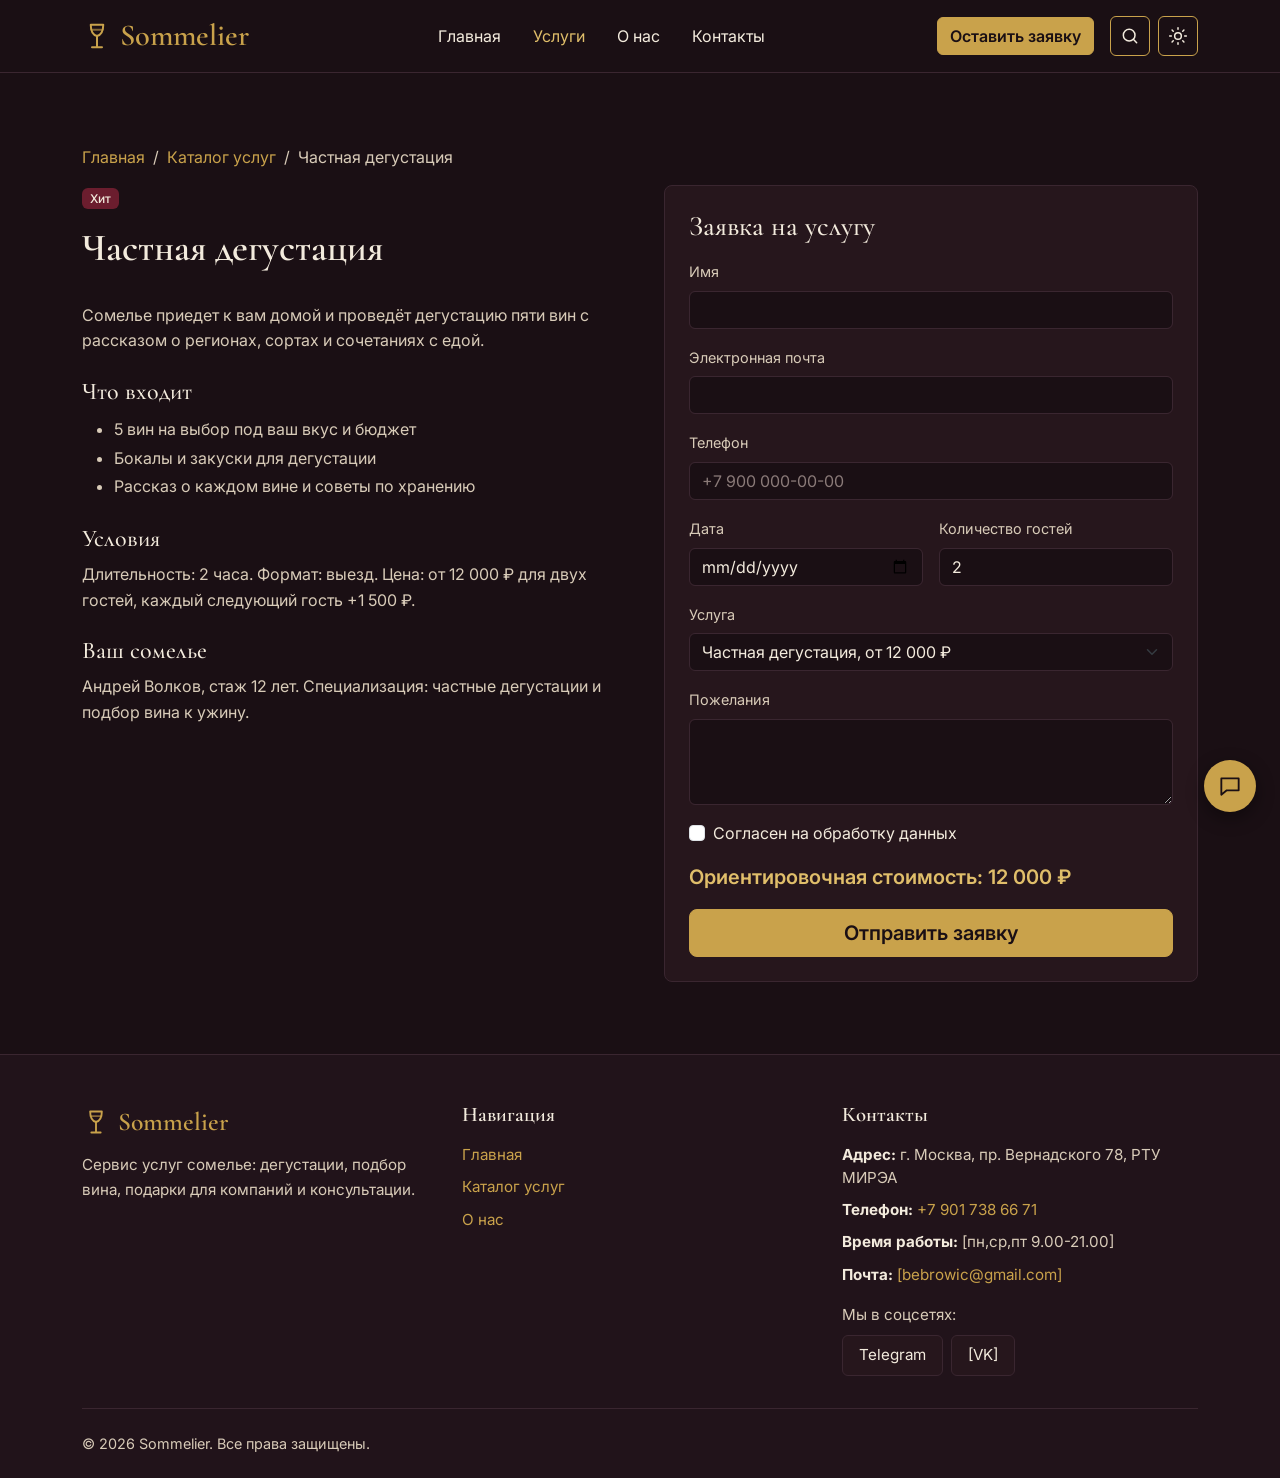
<file: service.html>
<!DOCTYPE html>
<html lang="ru">
<head>
  <meta charset="UTF-8">
  <meta name="viewport" content="width=device-width, initial-scale=1">
  <title>Частная дегустация — Sommelier</title>
  <link rel="preconnect" href="https://fonts.googleapis.com">
  <link href="https://fonts.googleapis.com/css2?family=Cormorant+Garamond:wght@500;600;700&family=Inter:wght@400;500;600&display=swap" rel="stylesheet">
  <link href="https://cdn.jsdelivr.net/npm/bootstrap@5.3.3/dist/css/bootstrap.min.css" rel="stylesheet">
  <link href="css/style.css" rel="stylesheet">
    <script src="js/features.js"></script>
</head>
<body>
  <nav class="navbar navbar-expand-lg sticky-top site-nav">
    <div class="container">
      <a class="navbar-brand d-flex align-items-center gap-2" href="index.html">
        <svg class="brand__logo" width="30" height="30" viewBox="0 0 24 24" fill="none" stroke="currentColor" stroke-width="1.6" stroke-linecap="round" stroke-linejoin="round" aria-hidden="true"><path d="M7 3h10c0 5-1 8-5 9-4-1-5-4-5-9z"/><path d="M7.5 7h9" opacity=".6"/><path d="M12 12v8M8 21h8"/></svg>
        Sommelier
      </a>
      <button class="navbar-toggler" type="button" data-bs-toggle="collapse" data-bs-target="#mainMenu" aria-label="Открыть меню"><span class="navbar-toggler-icon"></span></button>
      <div class="collapse navbar-collapse" id="mainMenu">
        <ul class="navbar-nav mx-auto gap-lg-3">
        <li class="nav-item"><a class="nav-link" href="index.html">Главная</a></li>
        <li class="nav-item"><a class="nav-link active" href="catalog.html">Услуги</a></li>
        <li class="nav-item"><a class="nav-link" href="about.html">О нас</a></li>
        <li class="nav-item"><a class="nav-link" href="contacts.html">Контакты</a></li>
        </ul>
        <a href="#orderForm" class="btn btn-gold">Оставить заявку</a>
      </div>
    </div>
  </nav>

  <main class="section">
    <div class="container">
      <nav aria-label="breadcrumb">
        <ol class="breadcrumb">
          <li class="breadcrumb-item"><a href="index.html">Главная</a></li>
          <li class="breadcrumb-item"><a href="catalog.html">Каталог услуг</a></li>
          <li class="breadcrumb-item active" aria-current="page">Частная дегустация</li>
        </ol>
      </nav>

      <div class="row g-5">
        <div class="col-lg-6">
          <span class="badge badge-wine mb-3">Хит</span>
          <h1 class="section__title">Частная дегустация</h1>
          <p>Сомелье приедет к вам домой и проведёт дегустацию пяти вин с рассказом о регионах, сортах и сочетаниях с едой.</p>
          <h2 class="h4 mt-4">Что входит</h2>
          <ul class="included">
            <li>5 вин на выбор под ваш вкус и бюджет</li>
            <li>Бокалы и закуски для дегустации</li>
            <li>Рассказ о каждом вине и советы по хранению</li>
          </ul>
          <h2 class="h4 mt-4">Условия</h2>
          <p>Длительность: 2 часа. Формат: выезд. Цена: от 12 000 ₽ для двух гостей, каждый следующий гость +1 500 ₽.</p>
          <h2 class="h4 mt-4">Ваш сомелье</h2>
          <p>Андрей Волков, стаж 12 лет. Специализация: частные дегустации и подбор вина к ужину.</p>
        </div>

        <!-- Форма заявки -->
        <div class="col-lg-6">
          <form id="orderForm" class="filters" novalidate data-validate>
            <h2 class="h3 mb-3">Заявка на услугу</h2>
            <div class="alert alert-success d-none" id="formAlert" role="alert">Заявка отправлена. Сомелье свяжется с вами.</div>

            <div class="mb-3">
              <label class="form-label" for="name">Имя</label>
              <input class="form-control" id="name" name="name" required>
              <div class="invalid-feedback">Введите имя.</div>
            </div>
            <div class="mb-3">
              <label class="form-label" for="email">Электронная почта</label>
              <input class="form-control" id="email" name="email" type="email" required>
              <div class="invalid-feedback">Введите почту в формате name@mail.ru.</div>
            </div>
            <div class="mb-3">
              <label class="form-label" for="phone">Телефон</label>
              <input class="form-control" id="phone" name="phone" type="tel" placeholder="+7 900 000-00-00" required>
              <div class="invalid-feedback">Введите телефон, минимум 10 цифр.</div>
            </div>
            <div class="row g-3 mb-3">
              <div class="col-sm-6">
                <label class="form-label" for="date">Дата</label>
                <input class="form-control" id="date" name="date" type="date" required>
                <div class="invalid-feedback">Дата не может быть раньше сегодняшней.</div>
              </div>
              <div class="col-sm-6">
                <label class="form-label" for="guests">Количество гостей</label>
                <input class="form-control" id="guests" name="guests" type="number" value="2" min="1" max="50" required>
                <div class="invalid-feedback">От 1 до 50 гостей.</div>
              </div>
            </div>
            <div class="mb-3">
              <label class="form-label" for="service">Услуга</label>
              <select class="form-select" id="service" name="service" required>
                <option value="12000" selected>Частная дегустация, от 12 000 ₽</option>
                <option value="2000">Подбор вина к ужину, от 2 000 ₽</option>
                <option value="30000">Дегустация для команды, от 30 000 ₽</option>
                <option value="8000">Мастер-класс для пар, от 8 000 ₽</option>
              </select>
            </div>
            <div class="mb-3">
              <label class="form-label" for="wish">Пожелания</label>
              <textarea class="form-control" id="wish" name="wish" rows="3"></textarea>
            </div>
            <div class="form-check mb-3">
              <input class="form-check-input" type="checkbox" id="agree" name="agree" required>
              <label class="form-check-label" for="agree">Согласен на обработку данных</label>
              <div class="invalid-feedback">Нужно ваше согласие.</div>
            </div>
            <p class="price fs-5">Ориентировочная стоимость: <span id="totalPrice">12 000</span> ₽</p>
            <button class="btn btn-gold btn-lg w-100" type="submit">Отправить заявку</button>
          </form>
        </div>
      </div>
    </div>
  </main>

  <footer class="site-footer">
    <div class="container">
      <div class="row g-4">
        <div class="col-lg-4">
          <div class="footer__brand d-flex align-items-center gap-2"><svg class="brand__logo" width="28" height="28" viewBox="0 0 24 24" fill="none" stroke="currentColor" stroke-width="1.6" stroke-linecap="round" stroke-linejoin="round" aria-hidden="true"><path d="M7 3h10c0 5-1 8-5 9-4-1-5-4-5-9z"/><path d="M7.5 7h9" opacity=".6"/><path d="M12 12v8M8 21h8"/></svg>Sommelier</div>
          <p>Сервис услуг сомелье: дегустации, подбор вина, подарки для компаний и консультации.</p>
        </div>
        <div class="col-lg-4">
          <h3 class="footer__title">Навигация</h3>
          <ul class="footer__list list-unstyled">
            <li><a href="index.html">Главная</a></li>
            <li><a href="catalog.html">Каталог услуг</a></li>
            <li><a href="about.html">О нас</a></li>
          </ul>
        </div>
        <div class="col-lg-4">
          <h3 class="footer__title">Контакты</h3>
          <ul class="footer__list list-unstyled">
            <li><strong>Адрес:</strong> г. Москва, пр. Вернадского 78, РТУ МИРЭА</li>
            <li><strong>Телефон:</strong> <a href="tel:+79017386671">+7 901 738 66 71</a></li>
            <li><strong>Время работы:</strong> [пн,ср,пт 9.00-21.00]</li>
            <li><strong>Почта:</strong> <a href="mailto:bebrowic@gmail.com">[bebrowic@gmail.com]</a></li>
          </ul>
          <p class="mb-2">Мы в соцсетях:</p>
          <div class="d-flex flex-wrap gap-2">
            <a class="footer__social" href="https://t.me/altmonarque" target="_blank" rel="noopener">Telegram</a>
            <a class="footer__social" href="#" target="_blank" rel="noopener">[VK]</a>
          </div>
        </div>
      </div>
      <div class="footer__bottom d-flex flex-wrap justify-content-between gap-2">
        <span>© 2026 Sommelier. Все права защищены.</span>
      </div>
    </div>
  </footer>
  <button id="toTop" class="to-top" aria-label="Наверх">
    <svg width="26" height="26" viewBox="0 0 24 24" fill="none" stroke="currentColor" stroke-width="1.6" stroke-linecap="round" stroke-linejoin="round" aria-hidden="true"><path d="M7 3h10c0 5-1 8-5 9-4-1-5-4-5-9z"/><path d="M7.5 7h9" opacity=".6"/><path d="M12 12v8M8 21h8"/></svg>
  </button>

  <script src="https://cdn.jsdelivr.net/npm/bootstrap@5.3.3/dist/js/bootstrap.bundle.min.js"></script>
  <script src="js/main.js"></script>
</body>
</html>
</file>
<file: css/style.css>
/* ===== ПЕРЕМЕННЫЕ: цвета и шрифты меняются в одном месте ===== */
:root {
  --bg: #1a0f14;        /* основной фон */
  --bg-alt: #21131a;    /* фон чередующихся секций */
  --card: #26161c;      /* фон карточек */
  --line: #3a2630;      /* линии и границы */
  --wine: #6b1d2e;      /* бордовый акцент */
  --gold: #c9a24b;      /* золотой акцент */
  --gold-light: #e0be6a;
  --cream: #f3ebdd;     /* основной текст */
  --muted: #d8cbb8;     /* второстепенный текст */
  --font-head: 'Cormorant Garamond', serif;
  --font-body: 'Inter', sans-serif;
}

/* ===== БАЗА ===== */
body {
  background: var(--bg);
  color: var(--cream);
  font-family: var(--font-body);
}
h1, h2, h3 { font-family: var(--font-head); font-weight: 600; }
p { color: var(--muted); line-height: 1.6; }

/* ===== КНОПКИ ===== */
.btn-gold {
  background: var(--gold);
  color: var(--bg);
  font-weight: 600;
  border: 1px solid var(--gold);
}
.btn-gold:hover { background: var(--gold-light); color: var(--bg); }
.btn-outline-gold {
  color: var(--cream);
  border: 1px solid var(--gold);
}
.btn-outline-gold:hover { background: var(--gold); color: var(--bg); }
.link-gold { color: var(--gold); text-decoration: none; font-weight: 500; }
.link-gold:hover { color: var(--gold-light); }

/* ===== МЕНЮ ===== */
.site-nav { background: var(--bg); border-bottom: 1px solid var(--line); }
.navbar-brand {
  font-family: var(--font-head);
  font-size: 1.9rem;
  font-weight: 600;
  color: var(--gold);
}
.navbar-brand:hover { color: var(--gold-light); }
.site-nav .nav-link { color: var(--cream); }
.site-nav .nav-link:hover,
.site-nav .nav-link.active { color: var(--gold-light); }
.navbar-toggler { border-color: var(--gold); }
/* Иконка «бургер» в светлом цвете */
.navbar-toggler-icon {
  background-image: url("data:image/svg+xml,%3csvg xmlns='http://www.w3.org/2000/svg' viewBox='0 0 30 30'%3e%3cpath stroke='%23f3ebdd' stroke-linecap='round' stroke-miterlimit='10' stroke-width='2' d='M4 7h22M4 15h22M4 23h22'/%3e%3c/svg%3e");
}

/* ===== БАННЕР (блок hero) ===== */
.hero { padding: 5.5rem 0; }
.hero__title {
  font-size: clamp(2.6rem, 6vw, 4rem);  /* адаптивный размер шрифта */
  line-height: 1.05;
  margin-bottom: 1.5rem;
}
.hero__text { font-size: 1.15rem; max-width: 520px; margin-bottom: 2rem; }

/* ===== СЕКЦИИ ===== */
.section { padding: 4.5rem 0; }
.section--alt { background: var(--bg-alt); }
.section__title { font-size: 2.4rem; margin-bottom: 2rem; }

/* ===== ПРЕИМУЩЕСТВА ===== */
.advantage { border-top: 2px solid var(--gold); padding-top: 1rem; }
.advantage h3 { font-size: 1.5rem; margin-bottom: .5rem; }

/* ===== КАРТОЧКИ УСЛУГ ===== */
.service-card {
  background: var(--card);
  border: 1px solid var(--line);
  border-radius: 8px;
  overflow: hidden;
}
.service-card__img { display: block; width: 100%; height: auto; aspect-ratio: 3 / 2; object-fit: cover; }
.service-card .card-title { font-size: 1.5rem; color: var(--cream); }
.service-card .card-text { color: var(--muted); font-size: .9rem; }
.price { color: var(--gold-light); font-weight: 600; }
.badge-wine { background: var(--wine); color: var(--cream); font-weight: 500; }

/* ===== НАПРАВЛЕНИЯ ===== */
.direction {
  padding: 1.2rem;
  border: 1px solid var(--line);
  border-radius: 8px;
  font-family: var(--font-head);
  font-size: 1.4rem;
  font-weight: 600;
}

/* ===== СТАТИСТИКА ===== */
.stats { background: var(--wine); padding: 3.5rem 0; }
.stats__num {
  font-family: var(--font-head);
  font-size: 3.2rem;
  font-weight: 600;
  color: var(--gold-light);
}

/* ===== ОТЗЫВЫ ===== */
.reviews { max-width: 760px; }
.review__text {
  font-family: var(--font-head);
  font-size: 1.7rem;
  line-height: 1.4;
  margin-bottom: 1rem;
}
.review__author { color: var(--gold); font-weight: 500; }
.carousel-indicators [data-bs-target] { background-color: var(--gold); }

/* Панель фильтров и формы */
.filters {
  background: var(--card);
  border: 1px solid var(--line);
  border-radius: 8px;
  padding: 1.5rem;
}
.form-label { color: var(--muted); font-size: .9rem; }
.form-control, .form-select {
  background-color: var(--bg);
  color: var(--cream);
  border: 1px solid var(--line);
}
.form-control:focus, .form-select:focus {
  background-color: var(--bg);
  color: var(--cream);
  border-color: var(--gold);
  box-shadow: 0 0 0 .2rem rgba(201, 162, 75, .25);
}
.form-control::placeholder { color: #8a7a78; }
.form-check-input:checked { background-color: var(--gold); border-color: var(--gold); }

/* Хлебные крошки */
.breadcrumb { --bs-breadcrumb-divider-color: var(--muted); }
.breadcrumb a { color: var(--gold); text-decoration: none; }
.breadcrumb-item.active { color: var(--muted); }

/* Список «Что входит» и контакты */
.included { color: var(--muted); line-height: 1.8; }
.contact-list li { color: var(--muted); margin-bottom: .5rem; }

/* Модальное окно */
.modal-content { background: var(--card); color: var(--cream); border: 1px solid var(--line); }
.modal-header, .modal-footer { border-color: var(--line); }
.btn-close { filter: invert(1); }

/* Аккордеон FAQ */
.accordion {
  --bs-accordion-bg: var(--card);
  --bs-accordion-color: var(--muted);
  --bs-accordion-border-color: var(--line);
  --bs-accordion-btn-color: var(--cream);
  --bs-accordion-btn-bg: var(--card);
  --bs-accordion-active-bg: var(--wine);
  --bs-accordion-active-color: var(--cream);
  --bs-accordion-btn-focus-box-shadow: 0 0 0 .2rem rgba(201, 162, 75, .25);
}
.accordion-button::after { filter: invert(1); }
.accordion-button:not(.collapsed)::after { filter: invert(1); }

/* Кнопка «Наверх» */
.to-top {
  position: fixed;
  right: 1.5rem;
  bottom: 1.5rem;
  width: 48px;
  height: 48px;
  border: 1px solid var(--gold);
  border-radius: 50%;
  background: var(--bg);
  color: var(--gold);
  padding: 0;
  display: none;
  align-items: center;
  justify-content: center;
}
.to-top.show { display: flex; }
.to-top:hover { background: var(--gold); color: var(--bg); }

.directions {
  display: grid;
  grid-template-columns: repeat(auto-fit, minmax(200px, 1fr));
  gap: 1rem;
}
/* ===== ПОДВАЛ, ЛОГОТИП, «О НАС» ===== */

/* Логотип рядом с названием */
.brand__logo { flex-shrink: 0; }

/* Подвал */
.site-footer {
  background: var(--bg-alt);
  border-top: 1px solid var(--line);
  padding: 3rem 0 1.5rem;
  color: var(--muted);
  font-size: .95rem;
}
.footer__brand { font-family: var(--font-head); font-size: 1.6rem; font-weight: 600; color: var(--gold); margin-bottom: .75rem; }
.footer__title { font-family: var(--font-head); font-size: 1.3rem; color: var(--cream); margin-bottom: 1rem; }
.footer__list li { margin-bottom: .6rem; }
.footer__list strong { color: var(--cream); }
.footer__list a { color: var(--gold); text-decoration: none; }
.footer__list a:hover { color: var(--gold-light); }
.footer__social {
  background: var(--card);
  border: 1px solid var(--line);
  border-radius: 6px;
  padding: .5rem 1rem;
  color: var(--cream);
  text-decoration: none;
}
.footer__social:hover { border-color: var(--gold); color: var(--gold-light); }
.footer__bottom { border-top: 1px solid var(--line); margin-top: 2rem; padding-top: 1.5rem; font-size: .9rem; }

/* Страница «О нас»: шаги */
.step { border: 1px solid var(--line); border-radius: 8px; padding: 1.5rem; background: var(--card); height: 100%; }
.step__num { display: inline-flex; align-items: center; justify-content: center; width: 40px; height: 40px; border-radius: 50%; background: var(--wine); color: var(--gold-light); font-weight: 600; margin-bottom: 1rem; }

/* ===== Липкий фильтр в каталоге ===== */
.filters--sticky { position: sticky; top: 90px; max-height: calc(100vh - 110px); overflow-y: auto; }
@media (max-width: 991.98px) { .filters--sticky { position: static; max-height: none; } }

/* ===== Сомелье (страница «О нас») ===== */
.sommelier__img { width: 100%; aspect-ratio: 4 / 5; object-fit: cover; object-position: center top; display: block; }

/* ===== Карта (страница «Контакты») ===== */
.map-frame { border: 1px solid var(--line); border-radius: 8px; overflow: hidden; }
.map-frame iframe { width: 100%; height: 420px; border: 0; display: block; }

/* ===== Карта: аккуратный вид (переопределяет прежние правила) ===== */
.map-frame { border: 1px solid var(--line); border-radius: 8px; overflow: hidden; min-height: 380px; background: var(--card); }
.map-frame iframe { width: 100%; height: 100%; min-height: 380px; border: 0; display: block;
  filter: invert(92%) hue-rotate(180deg) contrast(.9) grayscale(.25); } /* тёмная карта под тему сайта */

/* ===== Карта: во всю ширину, аккуратная рамка ===== */
.map-frame { min-height: 0; padding: 6px; background: var(--card); border: 1px solid var(--gold); border-radius: 14px; box-shadow: 0 8px 24px rgba(0, 0, 0, .35); overflow: hidden; }
.map-frame iframe { width: 100%; height: 420px; min-height: 0; border: 0; border-radius: 10px; display: block;
  filter: invert(92%) hue-rotate(180deg) contrast(.9) grayscale(.25); }
@media (max-width: 575.98px) { .map-frame iframe { height: 320px; } }

/* =====================================================================
   НОВЫЕ ФУНКЦИИ: тема, поиск, чат, окно успеха, анимации
   ===================================================================== */

/* ----- 1. Светлая тема: меняем только переменные и пару исключений ----- */
:root[data-theme="light"] {
  --bg: #faf6ef; --bg-alt: #f1e9dc; --card: #ffffff; --line: #e0d3bf;
  --gold: #8a6a1f; --gold-light: #6f5416; --cream: #2a1a1f; --muted: #5c4b4e;
}
:root[data-theme="light"] .badge-wine { color: #f3ebdd; }
:root[data-theme="light"] .stats { color: #f3ebdd; }
:root[data-theme="light"] .stats p, :root[data-theme="light"] .stats div { color: #f3ebdd; }
:root[data-theme="light"] .stats__num { color: #e0be6a; }
:root[data-theme="light"] .navbar-toggler-icon,
:root[data-theme="light"] .carousel-control-prev-icon,
:root[data-theme="light"] .carousel-control-next-icon { filter: invert(1); }
:root[data-theme="light"] .btn-close,
:root[data-theme="light"] .accordion-button::after,
:root[data-theme="light"] .map-frame iframe { filter: none; }
:root[data-theme="light"] .form-control::placeholder { color: #8a7a78; }
body, .site-nav, .site-footer, .section--alt, .filters, .service-card, .form-control, .form-select { transition: background-color .3s ease, color .3s ease, border-color .3s ease; }

/* ----- Кнопки в шапке ----- */
.nav-btn { width: 40px; height: 40px; display: inline-flex; align-items: center; justify-content: center;
  background: transparent; color: var(--cream); border: 1px solid var(--gold); border-radius: 6px; }
.nav-btn:hover { background: var(--gold); color: var(--bg); }

/* ----- 2. Поиск ----- */
.search-item { display: flex; justify-content: space-between; gap: 1rem; padding: .75rem 0; border-bottom: 1px solid var(--line); color: var(--cream); text-decoration: none; }
.search-item span { color: var(--gold); font-size: .85rem; white-space: nowrap; }
.search-item:hover strong { color: var(--gold-light); }
.search-empty { color: var(--muted); padding: .5rem 0; }

/* ----- 3. Чат ----- */
.chat { position: fixed; right: 1.5rem; bottom: 5.5rem; z-index: 1040; }
.chat__btn { width: 52px; height: 52px; border-radius: 50%; border: 0; background: var(--gold); color: var(--bg);
  display: flex; align-items: center; justify-content: center; box-shadow: 0 6px 18px rgba(0, 0, 0, .4); margin-left: auto; }
.chat__btn:hover { background: var(--gold-light); }
.chat__panel { position: absolute; right: 0; bottom: 64px; width: 320px; max-width: calc(100vw - 3rem);
  background: var(--card); border: 1px solid var(--gold); border-radius: 12px; overflow: hidden;
  box-shadow: 0 12px 32px rgba(0, 0, 0, .45); animation: popIn .25s ease; }
.chat__panel[hidden] { display: none; }
.chat__head { display: flex; justify-content: space-between; align-items: center; padding: .75rem 1rem; background: var(--wine); color: #f3ebdd; }
.chat__close { background: none; border: 0; color: #f3ebdd; font-size: 1.5rem; line-height: 1; }
.chat__body { height: 240px; overflow-y: auto; padding: 1rem; display: flex; flex-direction: column; gap: .5rem; }
.chat__msg { max-width: 85%; padding: .5rem .75rem; border-radius: 10px; font-size: .9rem; line-height: 1.4; }
.chat__msg--bot { background: var(--bg-alt); color: var(--cream); align-self: flex-start; }
.chat__msg--user { background: var(--gold); color: var(--bg); align-self: flex-end; }
.chat__typing { animation: blink 1s infinite; }
.chat__quick { display: flex; flex-wrap: wrap; gap: .4rem; padding: 0 1rem .75rem; }
.chat__chip { background: transparent; border: 1px solid var(--line); color: var(--cream); border-radius: 99px; padding: .25rem .7rem; font-size: .8rem; }
.chat__chip:hover { border-color: var(--gold); color: var(--gold-light); }
.chat__form { display: flex; gap: .5rem; padding: .75rem; border-top: 1px solid var(--line); }

/* ----- 4. Окно успеха: галочка рисуется сама ----- */
.success__icon { width: 72px; height: 72px; margin: 0 auto; fill: none; stroke: var(--gold); stroke-width: 3; stroke-linecap: round; stroke-linejoin: round; }
.success__icon circle { stroke-dasharray: 151; stroke-dashoffset: 151; }
.success__icon path { stroke-dasharray: 40; stroke-dashoffset: 40; }
.modal.show .success__icon circle { animation: draw .6s ease forwards; }
.modal.show .success__icon path { animation: draw .4s ease .5s forwards; }

/* ----- 5. Анимации ----- */
.reveal { opacity: 0; transform: translateY(24px); transition: opacity .6s ease, transform .6s ease; }
.reveal.reveal-in { opacity: 1; transform: none; }
.service-card { transition: transform .25s ease, box-shadow .25s ease, border-color .25s ease; }
.service-card:hover { transform: translateY(-6px); box-shadow: 0 14px 28px rgba(0, 0, 0, .35); border-color: var(--gold); }
.hero .row > * { animation: fadeUp .9s ease both; }
.hero .row > *:nth-child(2) { animation-delay: .2s; }
.hero__arch { animation: float 6s ease-in-out infinite; }

@keyframes fadeUp { from { opacity: 0; transform: translateY(28px); } to { opacity: 1; transform: none; } }
@keyframes float { 0%, 100% { transform: translateY(0); } 50% { transform: translateY(-10px); } }
@keyframes popIn { from { opacity: 0; transform: translateY(12px) scale(.97); } to { opacity: 1; transform: none; } }
@keyframes draw { to { stroke-dashoffset: 0; } }
@keyframes blink { 50% { opacity: .4; } }

@media (prefers-reduced-motion: reduce) {
  .reveal, .hero .row > *, .hero__arch, .chat__panel { animation: none; transition: none; opacity: 1; transform: none; }
}
</file>
